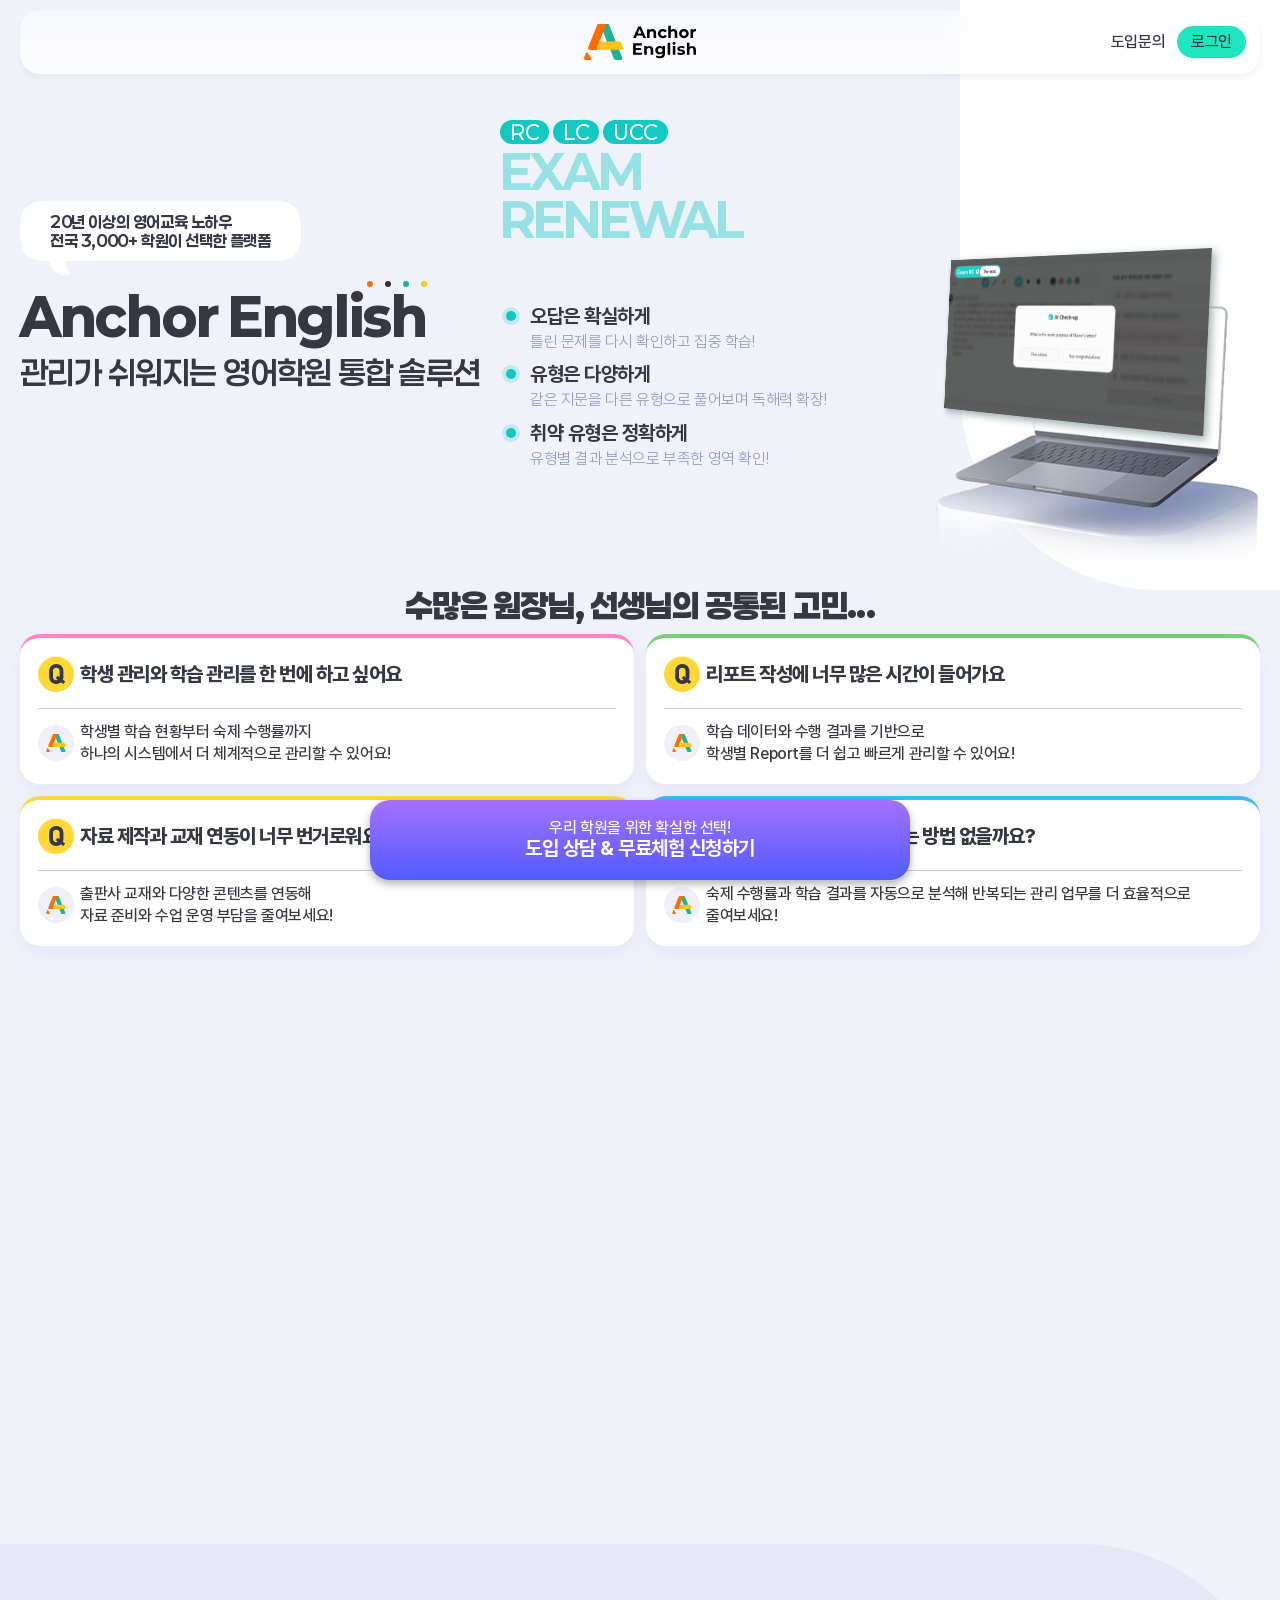
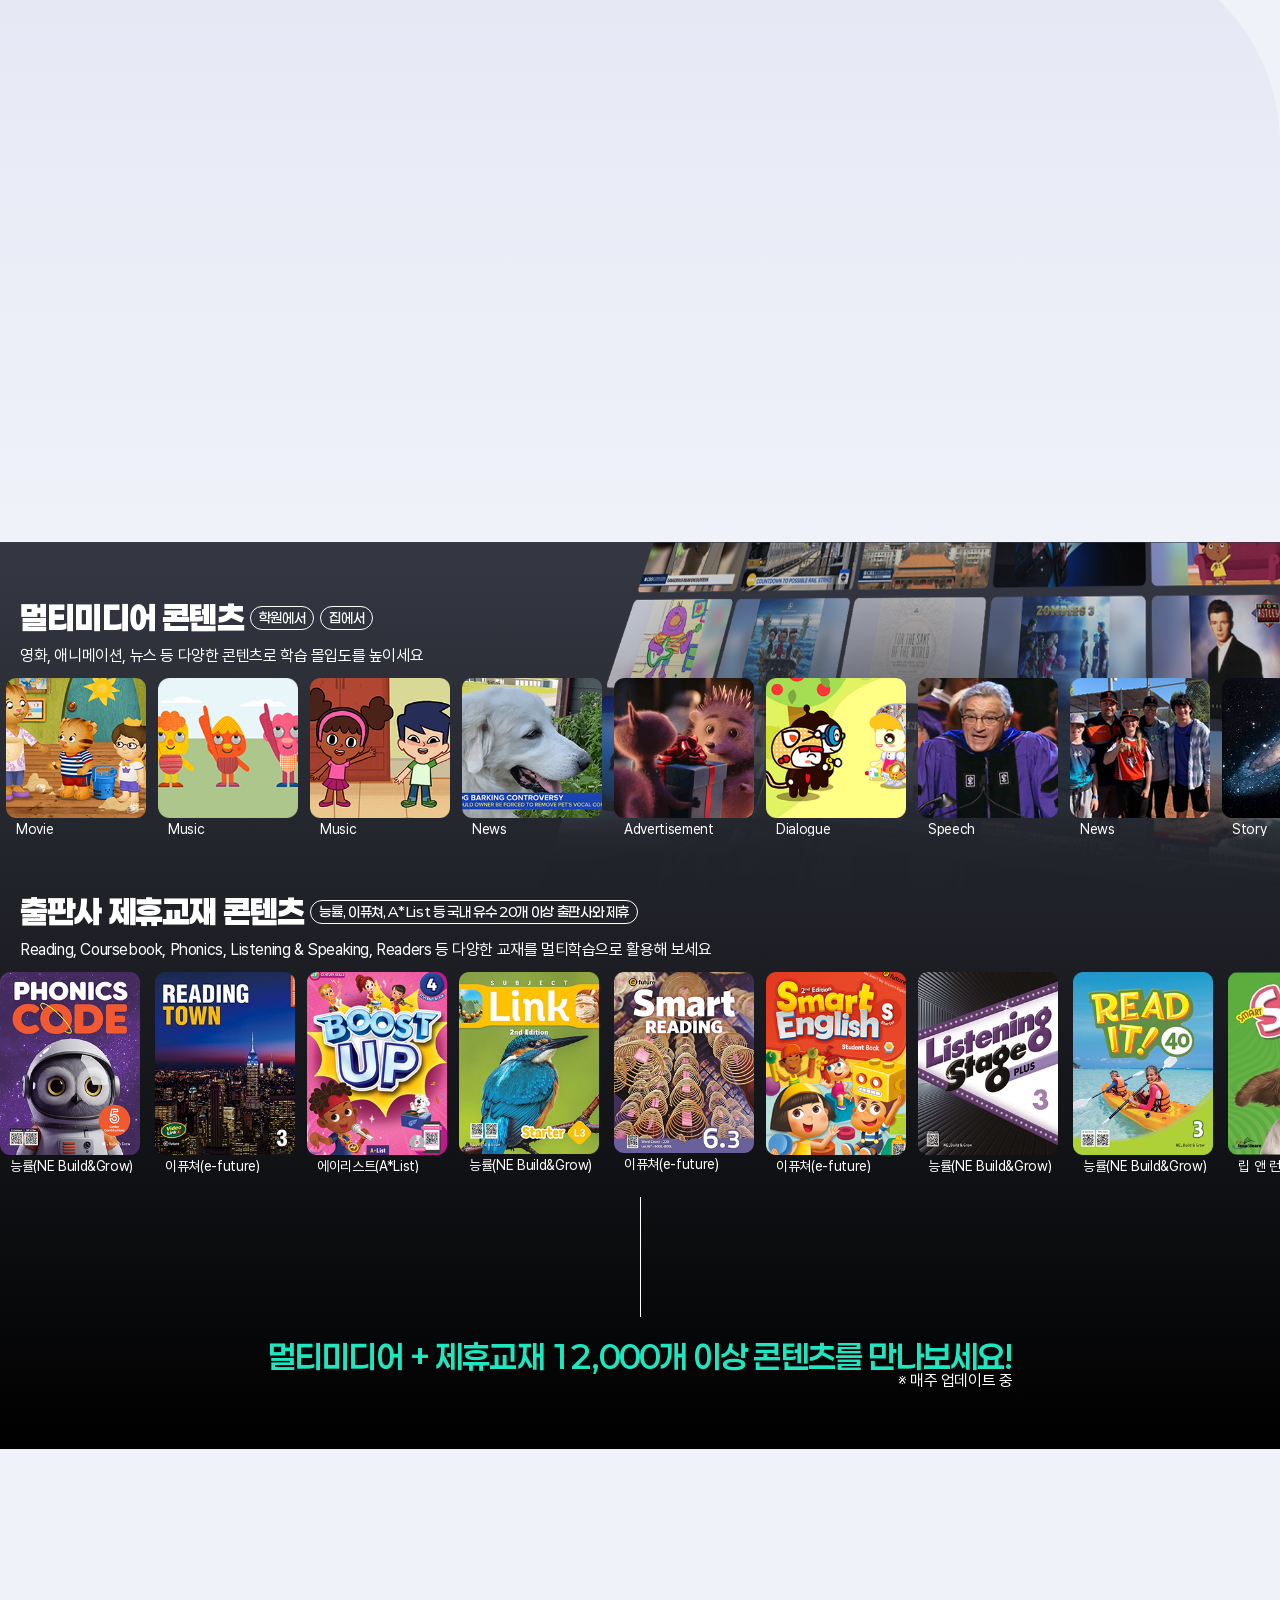
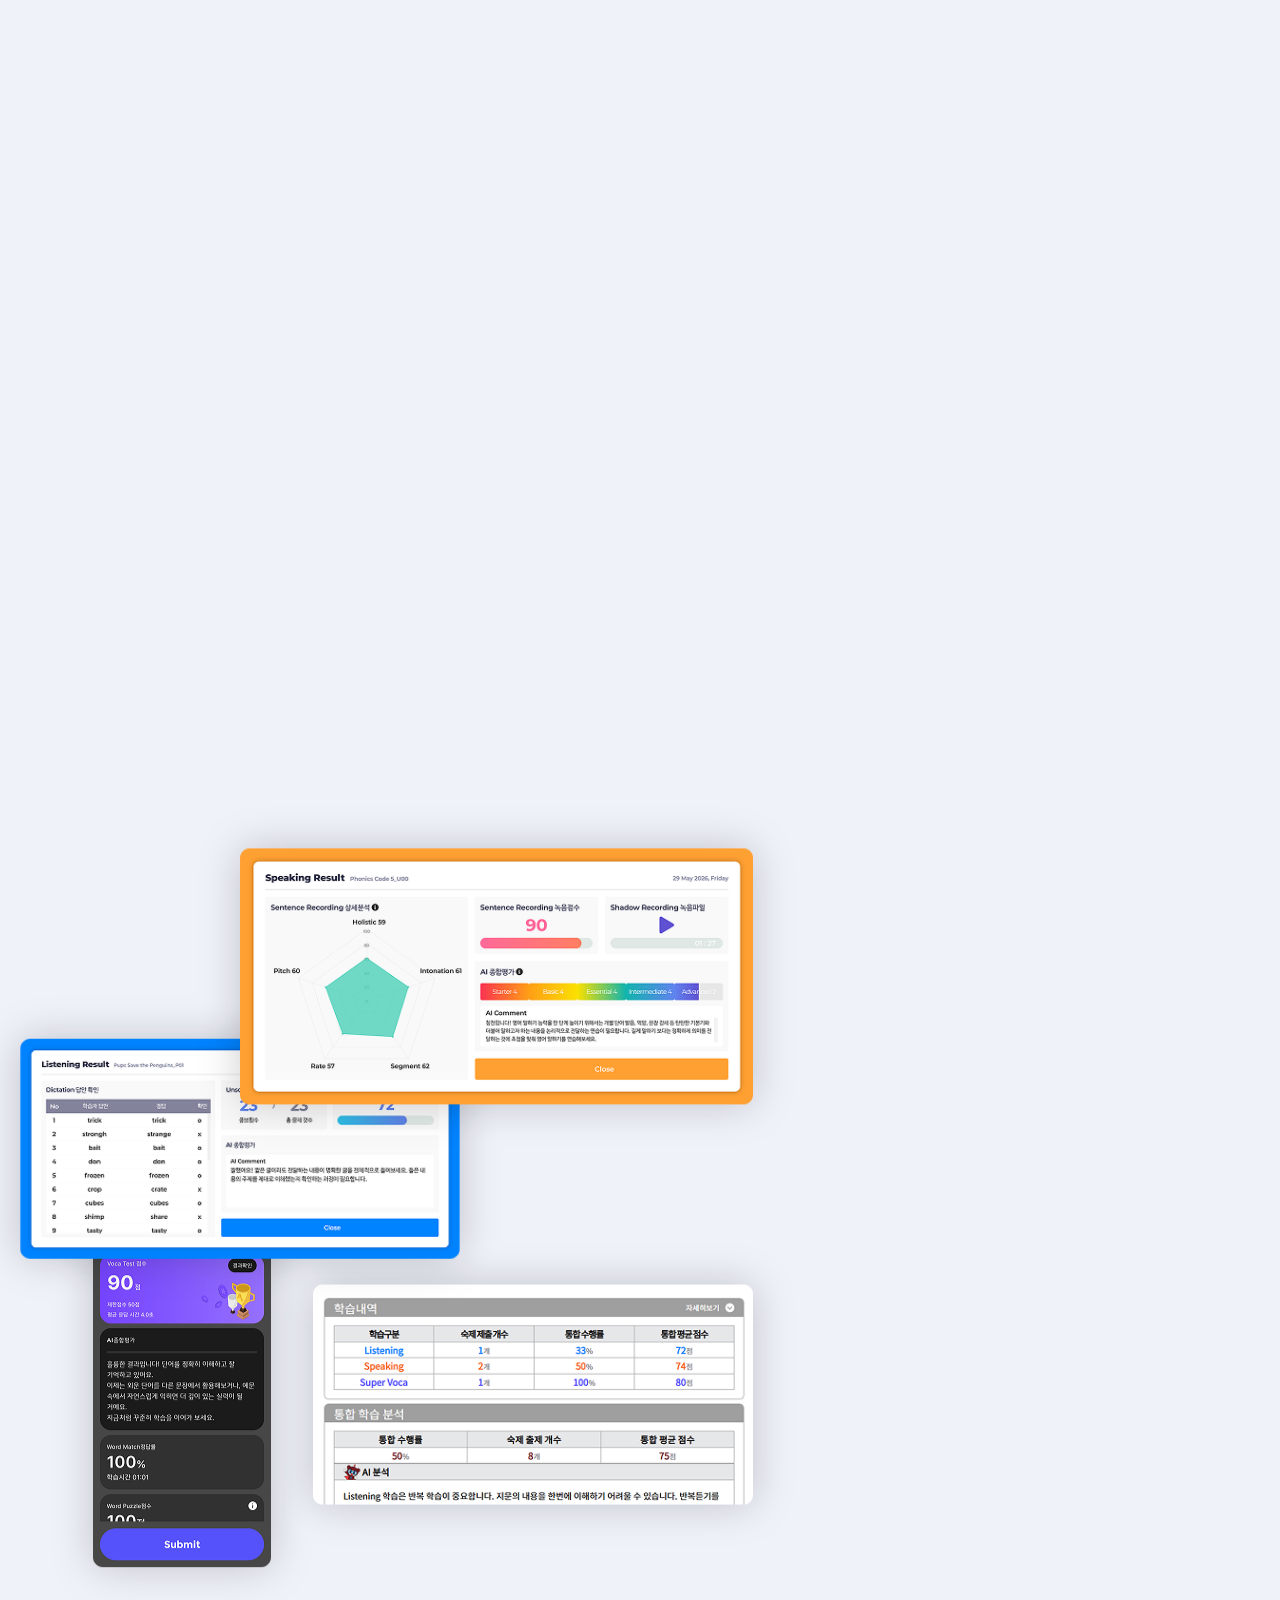
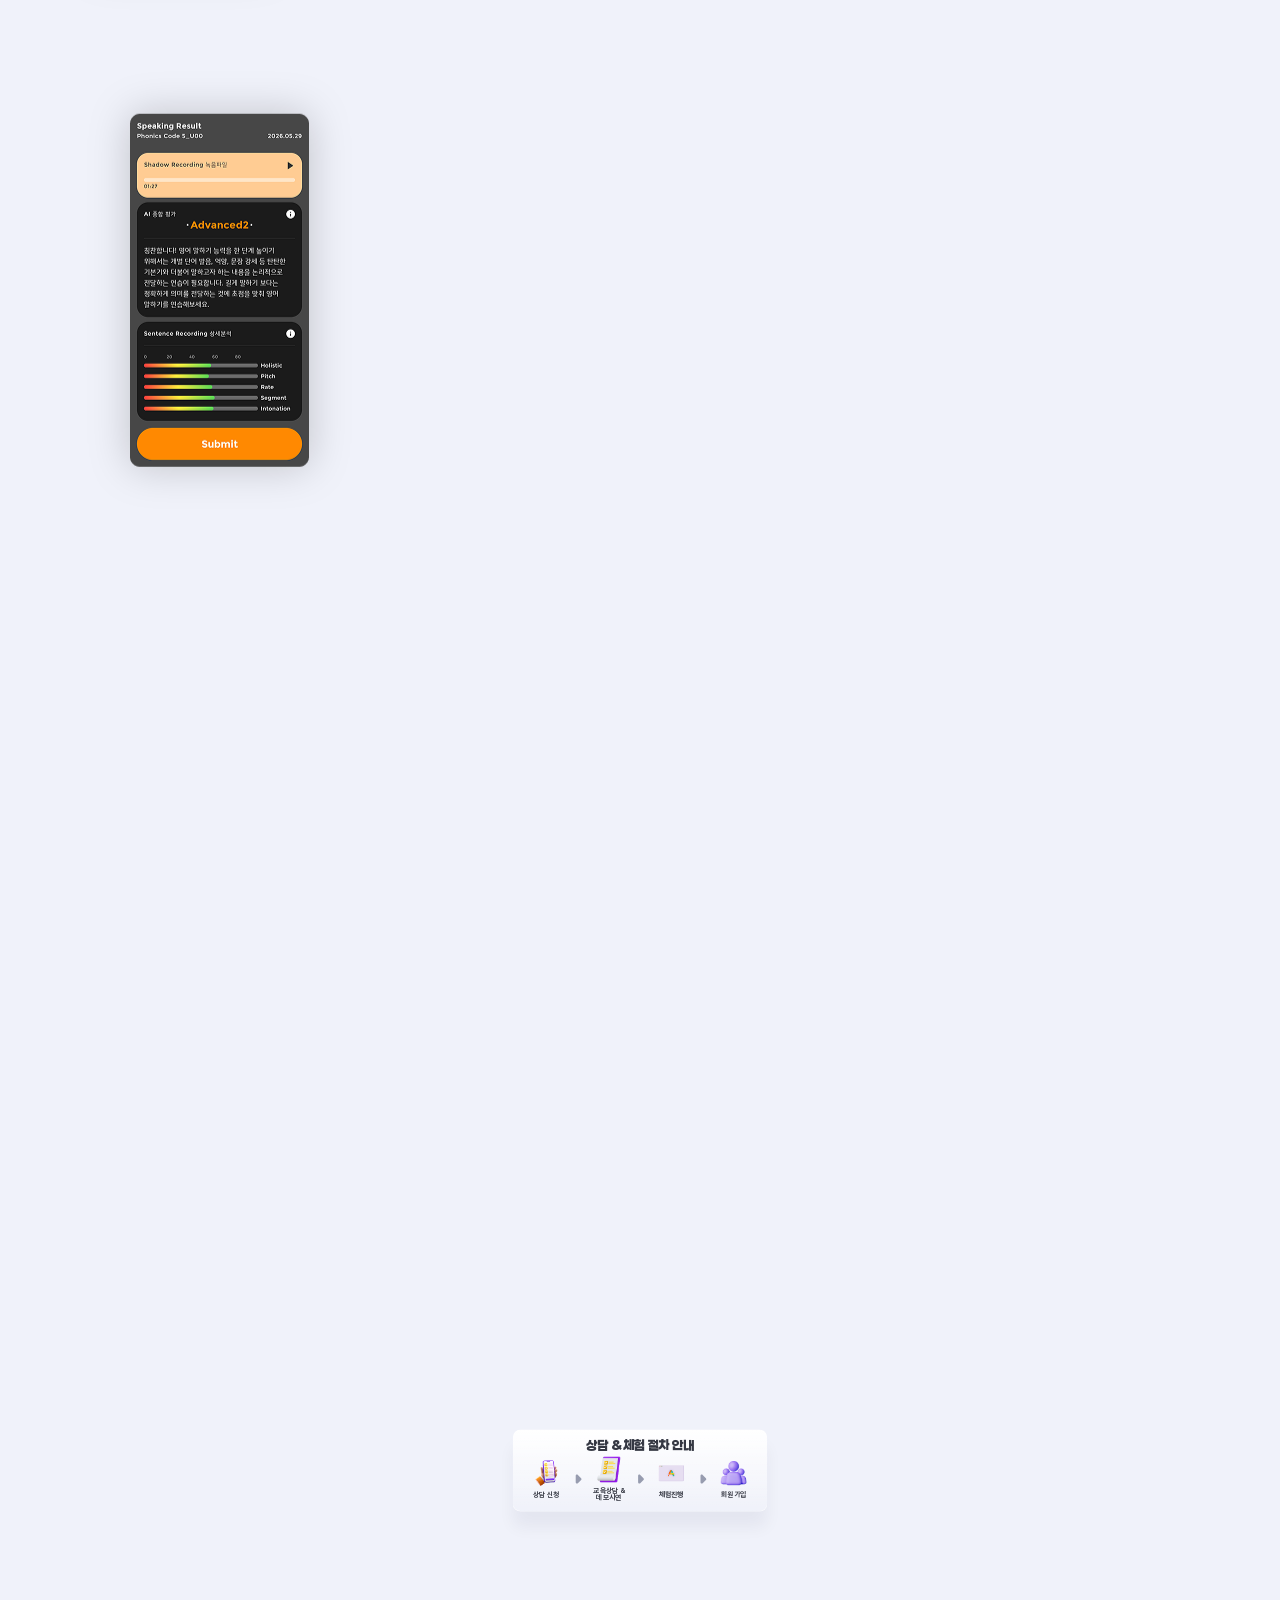
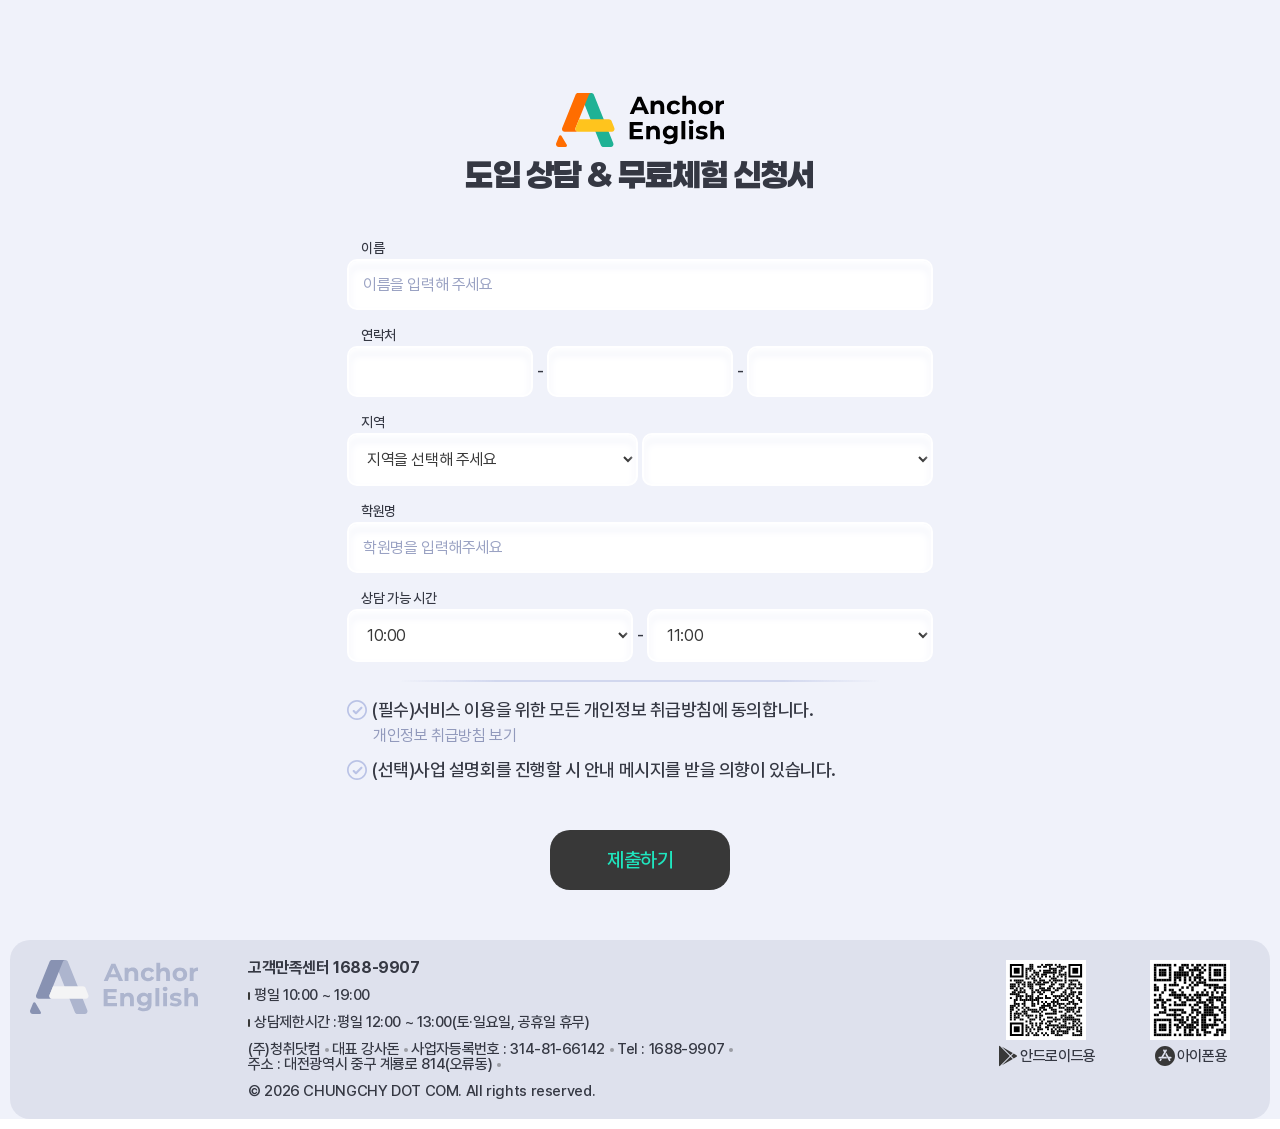
<file: index.html>
<!DOCTYPE html>
<html lang="ko">

<head>
  <meta charset="UTF-8">
  <meta name="viewport" content="width=device-width, initial-scale=1.0">
  <title>관리가 쉬워지는 영어학원 통합 솔루션! 앵커잉글리시</title>
  <meta name="description" content="원장님이 선택한 1등 영어 프로그램, 지금 무료로 경험해보세요.">
  <meta property="og:title" content="관리가 쉬워지는 영어학원 통합 솔루션! 앵커잉글리시">
  <meta property="og:description" content="원장님이 선택한 1등 영어 프로그램, 지금 무료로 경험해보세요.">
  <meta property="og:image" content="./public/resource/images/landing/meda-thumb.png">
  <meta property="og:image:width" content="1200">
  <meta property="og:image:height" content="630">
  <meta property="url" content="https://www.elsd.co.kr">
  <meta property="og:url" content="https://www.elsd.co.kr">
  <meta name="robots" content="index,follow">

  <link rel="canonical" href="https://www.anchorenglish.co.kr/landing/landing">
  <link rel="icon" href="./public/resource/images/common/favicon.ico" type="image/x-icon">
  <link rel="stylesheet" href="./public/resource/css/common/swiper.min.css">
  <link rel="stylesheet" href="./public/resource/css/common/landing_p.css">

  <script src="./public/resource/js/jquery-3.3.1.min.js"></script>
  <script src="./public/resource/js/swiper.min.js"></script>
  <script src="./public/resource/js/style.js"></script>
</head>

<body>
  <div class="wrap">
    <header>
      <h1>
        <a href="https://www.elsd.co.kr/member/login">
          <img loading="lazy" src="./public/resource/images/logo.svg" alt="앵커잉글리시">
        </a>
      </h1>
      <ul class="flex utill">
        <li>
          <a class="goBt" href="#application">
            <span>도입문의</span>
          </a>
        </li>
        <li>
          <a href="https://www.elsd.co.kr/member/login" class="flex">
            <span>로그인</span>
          </a>
        </li>
      </ul>
    </header>
    <section class="section section01 act">
      <div class="con">
        <div class="flex inner">
          <div>
            <div class="flex bubble">
              <img loading="lazy" src="./public/resource/images/landing/section01-bubbleSide.svg" alt="#">
              <span>20년 이상의 영어교육 노하우<br>전국 3,000+ 학원이 선택한 플랫폼</span>
              <img loading="lazy" src="./public/resource/images/landing/section01-bubbleSide.svg" alt="#">
            </div>
            <h2 class="title">
              <div>
                <div class="flex ball-wrap">
                  <span></span>
                  <span></span>
                  <span></span>
                  <span></span>
                </div>
                <p>Anchor English</p>
              </div>
              <p>관리가 쉬워지는 영어학원 통합 솔루션</p>
            </h2>
          </div>
          <div class="exam-wrap open">
            <div class="hero-exam-area">
              <div class="hero-exam">
                <div class="hero-exam-tags">
                  <span>RC</span>
                  <span>LC</span>
                  <span>UCC</span>
                </div>
                <p>EXAM<br>RENEWAL</p>
              </div>
            </div>
            <div class="img-wrap">
              <img src="./public/resource/images/landing/section01-examLaptop.png" alt="#">
              <div class="screen">
                <img src="./public/resource/images/landing/section01-examPage.gif" alt="#">
              </div>
            </div>
            <div class="text-wrap">
              <dl>
                <dt>오답은 확실하게</dt>
                <dd>틀린 문제를 다시 확인하고 집중 학습!</dd>
              </dl>
              <dl>
                <dt>유형은 다양하게</dt>
                <dd>같은 지문을 다른 유형으로 풀어보며 독해력 확장!</dd>
              </dl>
              <dl>
                <dt>취약 유형은 정확하게</dt>
                <dd>유형별 결과 분석으로 부족한 영역 확인!</dd>
              </dl>
            </div>
          </div>
          <!-- <div class="exam-wrap">
            <div class="hero-exam-area">
              <div class="hero-exam">
                <div class="hero-exam-tags">
                  <span>RC</span>
                  <span>LC</span>
                  <span>UCC</span>
                </div>
                <p>EXAM RENEWAL</p>
              </div>
            </div>
            <div class="hero-date-window" aria-hidden="true">
              <div class="hero-date-track">
                <div class="hero-date-strip">
                  <img src="./public/resource/images/landing/section01-date.png" alt="">
                  <img src="./public/resource/images/landing/section01-date.png" alt="">
                </div>
              </div>
            </div>
            <img class="hero-notebook" src="./public/resource/images/landing/section01-notebook.png"
              alt="잠금 화면이 표시된 노트북, COMING SOON">
          </div> -->
          <!-- <div class="img-wrap">
            <div class="rel">
              <img loading="lazy" class="abs" src="./public/resource/images/landing/section01-image01.png" alt="#">
              <img loading="lazy" src="./public/resource/images/landing/section01-image02.png" alt="#">
            </div>
            <div class="deco">
              <span>멀티미디어</span>
              <span>학급관리</span>
              <span>학습관리</span>
              <span class="pill-white">학원 콘텐츠</span>
              <span>숙제관리</span>
              <span class="pill-white">출판사 제휴교재</span>
              <span class="pill-white">성적표</span>
              <img loading="lazy" src="./public/resource/images/landing/section01-deco01.png" alt="#">
              <img loading="lazy" src="./public/resource/images/landing/section01-deco02.png" alt="#">
              <img loading="lazy" src="./public/resource/images/landing/section01-deco03.png" alt="#">
              <img loading="lazy" src="./public/resource/images/landing/section01-deco04.png" alt="#">
              <img loading="lazy" src="./public/resource/images/landing/section01-deco06.png" alt="#" class="bg-color">
              <img loading="lazy" src="./public/resource/images/landing/section01-deco07.png" alt="#">
            </div>
          </div> -->
        </div>
      </div>
    </section>
    <section class="section section02">
      <div class="con">
        <h3 class="title">
          <p>수많은 원장님, 선생님의 공통된 고민...</p>
        </h3>
        <ul class="flex">
          <li style="border-top: 4px solid #FF84C4">
            <div class="flex q">
              <img loading="lazy" src="./public/resource/images/landing/section02-q.svg" alt="#">
              <p>학생 관리와 학습 관리를 한 번에 하고 싶어요</p>
            </div>
            <div class="flex a">
              <img loading="lazy" src="./public/resource/images/landing/section02-a.svg" alt="#">
              <p>학생별 학습 현황부터 숙제 수행률까지<br> 하나의 시스템에서 더 체계적으로 관리할 수 있어요!</p>
            </div>
          </li>
          <li style="border-top: 4px solid #7ACE76">
            <div class="flex q">
              <img loading="lazy" src="./public/resource/images/landing/section02-q.svg" alt="#">
              <p>리포트 작성에 너무 많은 시간이 들어가요</p>
            </div>
            <div class="flex a">
              <img loading="lazy" src="./public/resource/images/landing/section02-a.svg" alt="#">
              <p>학습 데이터와 수행 결과를 기반으로<br> 학생별 Report를 더 쉽고 빠르게 관리할 수 있어요!</p>
            </div>
          </li>
          <li style="border-top: 4px solid #FFD736">
            <div class="flex q">
              <img loading="lazy" src="./public/resource/images/landing/section02-q.svg" alt="#">
              <p>자료 제작과 교재 연동이 너무 번거로워요</p>
            </div>
            <div class="flex a">
              <img loading="lazy" src="./public/resource/images/landing/section02-a.svg" alt="#">
              <p>출판사 교재와 다양한 콘텐츠를 연동해<br> 자료 준비와 수업 운영 부담을 줄여보세요!</p>
            </div>
          </li>
          <li style="border-top: 4px solid #36BCFF">
            <div class="flex q">
              <img loading="lazy" src="./public/resource/images/landing/section02-q.svg" alt="#">
              <p>성적 & 숙제 검사 알아서 되는 방법 없을까요?</p>
            </div>
            <div class="flex a">
              <img loading="lazy" src="./public/resource/images/landing/section02-a.svg" alt="#">
              <p>숙제 수행률과 학습 결과를 자동으로 분석해 반복되는 관리 업무를 더 효율적으로 줄여보세요!</p>
            </div>
          </li>
        </ul>
      </div>
    </section>
    <section class="section section03">
      <div class="con">
        <div class="flex pagination">
          <div class="swiper-button-next"></div>
          <ul>
            <li>
              <button type="button" class="btn btn-slide">
                <img loading="lazy" src="./public/resource/images/landing/section03-chara03.png" alt="#">
                <p>선생님</p>
              </button>
            </li>
            <li>
              <button type="button" class="btn btn-slide act">
                <img loading="lazy" src="./public/resource/images/landing/section03-chara01.png" alt="#">
                <p>원장님</p>
              </button>
            </li>
            <li>
              <button type="button" class="btn btn-slide">
                <img loading="lazy" src="./public/resource/images/landing/section03-chara02.png" alt="#">
                <p>학 생</p>
              </button>
            </li>
          </ul>
          <div class="swiper-button-prev"></div>
        </div>
        <div class="swiper mySwiper">
          <div class="swiper-wrapper">
            <div class="swiper-slide">
              <div class="flex">
                <div class="thumb">
                  <img loading="lazy" src="./public/resource/images/landing/section03-chara03.png" alt="#">
                  <p>선생님</p>
                </div>
                <div class="text">
                  <p class="title">숙제 준비 시간은 줄이고 <br>학생 집중도는 높였습니다.</p>
                  <ul>
                    <li>단 5분, 수업 후 클릭 몇번으로 숙제 내기</li>
                    <li>수업-숙제-레포트 All in One</li>
                    <li>매월 업데이트 되는 콘텐츠</li>
                    <li>학생들이 더 좋아하는 숙제 콘텐츠</li>
                  </ul>
                </div>
                <div class="abs">
                  <img loading="lazy" src="./public/resource/images/landing/section03-sliderImg03.svg" alt="#">
                </div>
              </div>
            </div>
            <div class="swiper-slide">
              <div class="flex">
                <div class="thumb">
                  <img loading="lazy" src="./public/resource/images/landing/section03-chara01.png" alt="#">
                  <p>원장님</p>
                </div>
                <div class="text">
                  <p class="title">좋은 시스템은 학원 운영을 <br>더 단단하게 만듭니다</p>
                  <ul>
                    <li>신규 강사 교육 시간 감소</li>
                    <li>꾸준한 업데이트</li>
                    <li>편리한 강사, 학생 관리</li>
                    <li>검증된 콘텐츠 &amp; 안정적인 플랫폼 제공</li>
                  </ul>
                </div>
                <div class="abs">
                  <img loading="lazy" src="./public/resource/images/landing/section03-sliderImg01.svg" alt="#">
                </div>
              </div>
            </div>
            <div class="swiper-slide">
              <div class="flex">
                <div class="thumb">
                  <img loading="lazy" src="./public/resource/images/landing/section03-chara02.png" alt="#">
                  <p>학 생</p>
                </div>
                <div class="text">
                  <p class="title">학습 습관까지 연결되는 구조 <br>학부모 만족도로 이어지는 학습 경험</p>
                  <ul>
                    <li>음성인식 기술로 말하기 실력 UP</li>
                    <li>블렌디드 러닝으로 학습효과 UP</li>
                    <li>쉽고, 재미있는 자기주도학습 자신감 UP</li>
                    <li>매일 꾸준히 완성하는 숙제&학습 습관</li>
                  </ul>
                </div>
                <div class="abs">
                  <img loading="lazy" src="./public/resource/images/landing/section03-sliderImg02.svg" alt="#">
                </div>
              </div>
            </div>
          </div>
          <div class="swiper-button-next"></div>
          <div class="swiper-button-prev"></div>
          <div class="swiper-pagination"></div>
        </div>
      </div>
    </section>
    <section class="section section04">
      <div class="con">
        <h3 class="title">
          <p>Anchor English 학습 서비스</p>
        </h3>
        <ul class="flex tab">
          <li>
            <button class="btn act">
              <span>Listening</span>
            </button>
          </li>
          <li>
            <button class="btn">
              <span>Speaking</span>
            </button>
          </li>
          <li>
            <button class="btn">
              <span>Voca</span>
            </button>
          </li>
          <li>
            <button class="btn">
              <span>Exam</span>
            </button>
          </li>
        </ul>
        <div class="tab-contents">
          <div class="flex tab-item act">
            <video controls src="./public/resource/images/landing/secetion04-listening.mp4"></video>
            <div class="text">
              <p style="color: #2F98FF">Listening Training</p>
              <dl>
                <dt>콘텐츠 구성</dt>
                <dd>
                  <ul class="flex">
                    <li>Pre Listening</li>
                    <li>Unscramble</li>
                    <li>Dictation</li>
                    <li>Check</li>
                  </ul>
                </dd>
              </dl>
            </div>
          </div>
          <div class="flex tab-item">
            <video controls src="./public/resource/images/landing/secetion04-speaking.mp4"></video>
            <div class="text">
              <p style="color: #FF782F">Speaking Training</p>
              <dl>
                <dt>콘텐츠 구성</dt>
                <dd>
                  <ul class="flex">
                    <li>Pre Listening</li>
                    <li>Sentence Recording</li>
                    <li>Shadow Recording</li>
                  </ul>
                </dd>
              </dl>
            </div>
          </div>
          <div class="flex tab-item">
            <video controls src="./public/resource/images/landing/secetion04-voca.mp4"></video>
            <div>
              <div class="text">
                <p style="color: #A15DFF">Super Voca</p>
                <dl>
                  <dt>콘텐츠 구성</dt>
                  <dd>
                    <ul class="flex">
                      <li>Review Test</li>
                      <li>Preview</li>
                      <li>Memory Flip</li>
                      <li>Word Match</li>
                      <li>Word Puzzle</li>
                      <li>Speaking Voca</li>
                      <li>Voca Test</li>
                      <li>Definition Test</li>
                    </ul>
                  </dd>
                </dl>
              </div>
              <div class="text">
                <p style="color: #A15DFF">VOCA</p>
                <dl>
                  <dt>콘텐츠 구성</dt>
                  <dd>
                    <ul class="flex">
                      <li>Word Presentation</li>
                      <li>Word Check</li>
                      <li>Word Typing</li>
                      <li>Word Test</li>
                      <li>Word Retyping</li>
                    </ul>
                  </dd>
                </dl>
              </div>
            </div>
          </div>
          <div class="flex tab-item">
            <video controls src="./public/resource/images/landing/secetion04-exam.mp4"></video>
            <div>
              <div class="text">
                <p style="color: #15D0C7">Exam LC</p>
                <dl>
                  <dt>콘텐츠 구성</dt>
                  <dd>
                    <ul class="flex">
                      <li>Listening Test</li>
                      <li>Dictation</li>
                      <li>Check</li>
                    </ul>
                  </dd>
                </dl>
              </div>
              <div class="text">
                <p style="color: #15D0C7">Exam RC</p>
                <dl>
                  <dt>콘텐츠 구성</dt>
                  <dd>
                    <ul class="flex">
                      <li>Main Test</li>
                      <li>Re-test</li>
                      <li>Passage Practice</li>
                      <li>Type Practice</li>
                    </ul>
                  </dd>
                </dl>
              </div>
              <div class="text">
                <p style="color: #15D0C7">Exam UCC</p>
                <dl>
                  <dt>콘텐츠 구성</dt>
                  <dd>
                    <ul class="flex">
                      <li>Reading Test</li>
                    </ul>
                  </dd>
                </dl>
              </div>
            </div>
          </div>
        </div>
      </div>
    </section>
    <section class="section section05">
      <div>
        <div class="con">
          <h3 class="title flex">
            <p>멀티미디어 콘텐츠</p>
            <div class="flex caption">
              <span>학원에서</span>
              <span>집에서</span>
            </div>
          </h3>
          <p class="alert">영화, 애니메이션, 뉴스 등 다양한 콘텐츠로 학습 몰입도를 높이세요</p>
        </div>
        <div class="rolling-wrap">
          <div class="inner">
            <div class="item">
              <img loading="lazy" src="./public/resource/images/landing/section05-slide-01-01.png" alt="#">
              <p>Movie</p>
            </div>
            <div class="item">
              <img loading="lazy" src="./public/resource/images/landing/section05-slide-01-02.png" alt="#">
              <p>Music</p>
            </div>
            <div class="item">
              <img loading="lazy" src="./public/resource/images/landing/section05-slide-01-03.png" alt="#">
              <p>Music</p>
            </div>
            <div class="item">
              <img loading="lazy" src="./public/resource/images/landing/section05-slide-01-04.png" alt="#">
              <p>News</p>
            </div>
            <div class="item">
              <img loading="lazy" src="./public/resource/images/landing/section05-slide-01-05.png" alt="#">
              <p>Advertisement</p>
            </div>
            <div class="item">
              <img loading="lazy" src="./public/resource/images/landing/section05-slide-01-06.png" alt="#">
              <p>Dialogue</p>
            </div>
            <div class="item">
              <img loading="lazy" src="./public/resource/images/landing/section05-slide-01-07.png" alt="#">
              <p>Speech</p>
            </div>
            <div class="item">
              <img loading="lazy" src="./public/resource/images/landing/section05-slide-01-08.png" alt="#">
              <p>News</p>
            </div>
            <div class="item">
              <img loading="lazy" src="./public/resource/images/landing/section05-slide-01-09.png" alt="#">
              <p>Story</p>
            </div>
            <div class="item">
              <img loading="lazy" src="./public/resource/images/landing/section05-slide-01-10.png" alt="#">
              <p>Animation</p>
            </div>
          </div>
        </div>
      </div>
      <div>
        <div class="con">
          <h3 class="title flex">
            <p>출판사 제휴교재 콘텐츠</p>
            <div class="flex caption">
              <span>능률, 이퓨쳐, A*List 등 국내 유수 20개 이상 출판사와 제휴</span>
            </div>
          </h3>
          <p class="alert">Reading, Coursebook, Phonics, Listening & Speaking, Readers 등 다양한 교재를 멀티학습으로 활용해
            보세요
          </p>
        </div>
        <div class="rolling-wrap">
          <div class="inner">
            <div class="item">
              <img loading="lazy" src="./public/resource/images/landing/section05-slide-02-01.png" alt="#">
              <p>능률(NE Build&Grow)</p>
            </div>
            <div class="item">
              <img loading="lazy" src="./public/resource/images/landing/section05-slide-02-02.png" alt="#">
              <p>이퓨쳐(e-future)</p>
            </div>
            <div class="item">
              <img loading="lazy" src="./public/resource/images/landing/section05-slide-02-03.png" alt="#">
              <p>에이리스트(A*List)</p>
            </div>
            <div class="item">
              <img loading="lazy" src="./public/resource/images/landing/section05-slide-02-04.png" alt="#">
              <p>능률(NE Build&Grow)</p>
            </div>
            <div class="item">
              <img loading="lazy" src="./public/resource/images/landing/section05-slide-02-05.png" alt="#">
              <p>이퓨쳐(e-future)</p>
            </div>
            <div class="item">
              <img loading="lazy" src="./public/resource/images/landing/section05-slide-02-06.png" alt="#">
              <p>이퓨쳐(e-future)</p>
            </div>
            <div class="item">
              <img loading="lazy" src="./public/resource/images/landing/section05-slide-02-07.png" alt="#">
              <p>능률(NE Build&Grow)</p>
            </div>
            <div class="item">
              <img loading="lazy" src="./public/resource/images/landing/section05-slide-02-08.png" alt="#">
              <p>능률(NE Build&Grow)</p>
            </div>
            <div class="item">
              <img loading="lazy" src="./public/resource/images/landing/section05-slide-02-09.png" alt="#">
              <p>립 앤 런</p>
            </div>
            <div class="item">
              <img loading="lazy" src="./public/resource/images/landing/section05-slide-02-10.png" alt="#">
              <p>러닝터틀</p>
            </div>
            <div class="item">
              <img loading="lazy" src="./public/resource/images/landing/section05-slide-02-11.png" alt="#">
              <p>맥밀란</p>
            </div>
          </div>
        </div>
      </div>
      <div class="con">
        <p>멀티미디어 + 제휴교재 12,000개 이상 콘텐츠를 만나보세요!
          <span>※ 매주 업데이트 중</span>
        </p>
      </div>
    </section>
    <section class="section section06">
      <div class="con">
        <h3 class="title">
          <p>우리 학원만의 콘텐츠를 추가해<br>더 자유로운 학습 환경을 만들어보세요</p>
        </h3>
        <ul class="flex">
          <li>
            <div class="thumb">
              <img loading="lazy" src="./public/resource/images/landing/section06-list01.png" alt="#">
            </div>
            <div class="text">
              <span class="tag">My Contents</span>
              <ul>
                <li>제휴교재 및 Voca 단어장 활용 및 리뷰테스트 인쇄 가능</li>
                <li>우리 학원 단어장 등록 후 활용</li>
                <li>Writing 콘텐츠 등록 및 관리</li>
                <li>Exam 문제 & 정답지 추가 활용</li>
              </ul>
            </div>
          </li>
          <li>
            <div class="thumb">
              <img loading="lazy" src="./public/resource/images/landing/section06-list02.png" alt="#">
            </div>
            <div class="text">
              <span class="tag">Homework</span>
              <ul>
                <li>자료 업로드, 숙제 내용 공지, 음성 녹음 가능<br><sup>(영작, 독해숙제, 학원강의로도 활용가능)</sup></li>
                <li>워드 & 한글 파일 시험지 업로드 후 활용 가능</li>
                <li>Topic 설정 후 에세이 & 스피킹 녹음 가능</li>
              </ul>
            </div>
          </li>
          <li>
            <div class="thumb">
              <img loading="lazy" src="./public/resource/images/landing/section06-list03.png" alt="#">
            </div>
            <div class="text">
              <span class="tag">UCC Editor</span>
              <ul>
                <li>UCC 콘텐츠 생성 및 관리 가능</li>
                <li>숙제 출제 가능<br><sup>(앵커플레이어에서는 수업으로도 활용할 수 있어요!)</sup></li>
                <li>자동 싱크 기능 지원</li>
              </ul>
            </div>
          </li>
        </ul>
      </div>
    </section>
    <section class="section section07">
      <div class="con">
        <div class="flex">
          <h3 class="title">
            <p>효과적인 숙제 관리로 체계적인 교육과 운영이 가능해요</p>
          </h3>
          <img loading="lazy" src="./public/resource/images/landing/section07.gif" alt="#">
        </div>
      </div>
    </section>
    <section class="section section08">
      <div class="con">
        <div class="flex">
          <h3 class="title">
            <p>실시간 학습 데이터와 자동 리포트로 체계적인 원생 관리를 시작하세요</p>
          </h3>
          <div class="img-wrap">
            <img loading="lazy" data-speed="1.1" src="./public/resource/images/landing/section08-img01.png"
              alt="앵커잉글리시 스피킹학습">
            <img loading="lazy" data-speed="1.2" src="./public/resource/images/landing/section08-img02.png"
              alt="앵커잉글리시 리스닝학습">
            <img loading="lazy" data-speed="1.4" src="./public/resource/images/landing/section08-img03.png"
              alt="앵커잉글리시 리스닝학습">
            <img loading="lazy" data-speed="1.2" src="./public/resource/images/landing/section08-img04.png"
              alt="앵커잉글리시 리스닝학습">
            <img loading="lazy" data-speed="1.3" src="./public/resource/images/landing/section08-img05.png"
              alt="앵커잉글리시 리스닝학습">
          </div>
        </div>
      </div>
    </section>
    <section class="section section09">
      <div class="con">
        <div class="grid">
          <h3 class="title">
            <span class="caption">프랜차이즈 어학원부터 교습소, 공부방</span>
            <p>규모와 형태에 관계없이 앵커잉글리시를 사용하고 있습니다</p>
          </h3>
          <ul class="step-list">
            <li>
              <div class="thumb">
                <img loading="lazy" src="./public/resource/images/landing/section09-step01.png" alt="스텝1">
              </div>
              <p>전국 3,000+ 학원</p>
            </li>
            <li>
              <div class="thumb">
                <img loading="lazy" src="./public/resource/images/landing/section09-step02.png" alt="스텝2">
              </div>
              <p>20년 이상의 안정적인 서비스</p>
            </li>
            <li>
              <div class="thumb">
                <img loading="lazy" src="./public/resource/images/landing/section09-step03.png" alt="스텝3">
              </div>
              <p>영어학원 통합 학습 관리 시스템</p>
            </li>
          </ul>
          <div class="img-wrap">
            <img loading="lazy" src="./public/resource/images/landing/section09-piece01.png" alt="#">
            <img loading="lazy" src="./public/resource/images/landing/section09-piece02.png" alt="#">
            <img loading="lazy" src="./public/resource/images/landing/section09-piece03.png" alt="#">
            <img loading="lazy" src="./public/resource/images/landing/section09-piece04.png" alt="#">
            <img loading="lazy" src="./public/resource/images/landing/section09-piece05.png" alt="#">
            <img loading="lazy" src="./public/resource/images/landing/section09-piece06.png" alt="#">
            <img loading="lazy" src="./public/resource/images/landing/section09-piece07.png" alt="#">
            <img loading="lazy" src="./public/resource/images/landing/section09-piece08.png" alt="#">
            <img loading="lazy" src="./public/resource/images/landing/section09-piece09.png" alt="#">
            <img loading="lazy" src="./public/resource/images/landing/section09-pin.png" alt="#">
          </div>
        </div>
      </div>
    </section>
    <section class="section section10">
      <div class="con">
        <h3 class="title">
          <p>상담 & 체험 절차 안내</p>
        </h3>
        <ul class="flex">
          <li>
            <img loading="lazy" src="./public/resource/images/landing/section10-step01.png" alt="step1">
            <p>상담 신청</p>
          </li>
          <li>
            <img loading="lazy" src="./public/resource/images/landing/icn-arrow.svg" alt="#">
          </li>
          <li>
            <img loading="lazy" src="./public/resource/images/landing/section10-step02.png" alt="step2">
            <p>교육상담 & 데모시연</p>
          </li>
          <li>
            <img loading="lazy" src="./public/resource/images/landing/icn-arrow.svg" alt="#">
          </li>
          <li>
            <img loading="lazy" src="./public/resource/images/landing/section10-step03.png" alt="step3">
            <p>체험진행</p>
          </li>
          <li>
            <img loading="lazy" src="./public/resource/images/landing/icn-arrow.svg" alt="#">
          </li>
          <li>
            <img loading="lazy" src="./public/resource/images/landing/section10-step04.png" alt="step4">
            <p>회원가입</p>
          </li>
        </ul>
      </div>
    </section>
    <section id="application" class="section section11">
      <div class="con">
        <img loading="lazy" src="./public/resource/images/logo.svg" alt="앵커잉글리시">
        <h3 class="title">
          <p>도입 상담 & 무료체험 신청서</p>
        </h3>
        <form action="">
          <label for="name" class="name">
            <p class="info">이름</p>
            <input type="text" id="name" name="name" placeholder="이름을 입력해 주세요" spellcheck="false" maxlength="20">
          </label>
          <label for="tel" class="tel">
            <p class="info">연락처</p>
            <div class="flex">
              <input type="text" name="tel" id="tel1" spellcheck="false" maxlength="3"><span class="hyphen">-</span>
              <input type="text" name="tel" id="tel2" spellcheck="false" maxlength="4"><span class="hyphen">-</span>
              <input type="text" name="tel" id="tel3" spellcheck="false" maxlength="4">
            </div>
          </label>
          <label for="text" class="text">
            <p class="info">지역</p>
            <div class="flex">
              <select name="" class="area do">
                <option value="none" selected="" disabled="" hidden="">지역을 선택해 주세요</option>
                <option value="seoul">서울특별시</option>
                <option value="gwangju">광주광역시</option>
                <option value="daejeon">대전광역시</option>
                <option value="daegu">대구광역시</option>
                <option value="busan">부산광역시</option>
                <option value="sejong">세종특별자치시</option>
                <option value="jeju">제주특별자치도</option>
                <option value="ulsan">울산광역시</option>
                <option value="incheon">인천광역시</option>
                <option value="gangwon">강원도</option>
                <option value="gyeonggi">경기도</option>
                <option value="gyeongnam">경상남도</option>
                <option value="gyeongbuk">경상북도</option>
                <option value="jeonnam">전라남도</option>
                <option value="jeonbuk">전라북도</option>
                <option value="chungnam">충청남도</option>
                <option value="chungbuk">충청북도</option>
              </select>
              <select name="" class="area city act">
              </select>
            </div>
          </label>
          <label for="text" class="text">
            <p class="info">학원명</p>
            <input type="text" name="schoolName" placeholder="학원명을 입력해주세요" spellcheck="false" maxlength="50">
          </label>
          <label for="text" class="text">
            <p class="info">상담 가능 시간</p>
            <div class="flex">
              <select name="consultTimeS" class="time">
                <option value="10:00">10:00</option>
                <option value="11:00">11:00</option>
                <option value="13:00">13:00</option>
                <option value="14:00">14:00</option>
                <option value="15:00">15:00</option>
                <option value="16:00">16:00</option>
                <option value="17:00">17:00</option>
              </select>
              <span>-</span>
              <select name="consultTimeE" class="time">
                <option value="11:00">11:00</option>
                <option value="12:00">12:00</option>
                <option value="14:00">14:00</option>
                <option value="15:00">15:00</option>
                <option value="16:00">16:00</option>
                <option value="17:00">17:00</option>
                <option value="18:00">18:00</option>
              </select>

            </div>
          </label>
          <div class="checkBox-wrap">
            <label for="privacyAgree" class="check_box">
              <input type="checkbox" name="checkbox" id="privacyAgree">
              <div class="checkbox-img-wrap">
                <img loading="lazy" src="./public/resource/images/landing/icn-check.svg" alt="체크하기">
                <img loading="lazy" src="./public/resource/images/landing/icn-check+act.svg" alt="체크 해제하기">
              </div>
              <p class="info">(필수)서비스 이용을 위한 모든 개인정보 취급방침에 동의합니다.</p>
            </label>
            <button type="button" class="show_popUp">개인정보 취급방침 보기</button>
            <label for="marketingMsg" class="check_box">
              <input type="checkbox" name="checkbox" id="marketingMsg">
              <div class="checkbox-img-wrap">
                <img loading="lazy" src="./public/resource/images/landing/icn-check.svg" alt="체크하기">
                <img loading="lazy" src="./public/resource/images/landing/icn-check+act.svg" alt="체크 해제하기">
              </div>
              <p class="info">(선택)사업 설명회를 진행할 시 안내 메시지를 받을 의향이 있습니다.</p>
            </label>

          </div>
          <a href="./complete.html" class="save_application_wrap section_tit" id="submit">제출하기</a>
        </form>
      </div>
    </section>
    <footer>
      <div class="con">
        <div class="flex foo-info">
          <div class="thumb">
            <img loading="lazy" src="./public/resource/images/landing/logo-gray.svg" alt="앵커잉글리시">
          </div>
          <div class="text">
            <h4><b>고객만족센터 1688-9907</b></h4>
            <p>평일 10:00 ~ 19:00</p>
            <p>상담제한시간 :평일 12:00 ~ 13:00(토·일요일, 공휴일 휴무)</p>
            <ul class="flex">
              <li>(주)청취닷컴</li>
              <li>대표 강사돈</li>
              <li>사업자등록번호 : 314-81-66142</li>
              <li>Tel : 1688-9907</li>
              <li>주소 : 대전광역시 중구 계룡로 814(오류동)</li>
            </ul>
            <p class="copy">© 2026 CHUNGCHY DOT COM. All rights reserved.</p>
          </div>
          <ul class="flex qr-wrap">
            <li>
              <a href="https://play.google.com/store/apps/details?id=com.chungchy.anchorenglish">
                <img loading="lazy" src="./public/resource/images/landing/qr-playStore.svg" alt="플레이스토어 qr코드">
                <div class="flex">
                  <img loading="lazy" src="./public/resource/images/landing/icn-playStore.svg" alt="#">
                  <p>안드로이드용</p>
                </div>
              </a>
            </li>
            <li>
              <a
                href="https://apps.apple.com/kr/app/%EC%95%B5%EC%BB%A4%EC%9E%89%EA%B8%80%EB%A6%AC%EC%8B%9C/id1540226317">
                <img loading="lazy" src="./public/resource/images/landing/qr-appStore.svg" alt="앱스토어 qr코드">
                <div class="flex">
                  <img loading="lazy" src="./public/resource/images/landing/icn-appStore.svg" alt="#">
                  <p>아이폰용</p>
                </div>
              </a>
            </li>
          </ul>
        </div>
      </div>
    </footer>
    <div class="dimmed">
      <div class="popup terms">
        <button class="btn">
          <img loading="lazy" src="./public/resource/images/landing/icn-close.svg" alt="팝업 닫기">
        </button>
        <h3 class="title">
          <p>개인정보 수집/이용동의</p>
        </h3>
        <div class="text">
          <p>
            <(주)청취닷컴>('https://www.elsd.co.kr'이하 '앵커잉글리시')는 개인정보보호법에 따라 이용자의 개인정보 보호 및 권익을 보호하고 개인정보와 관련한
              이용자의 고충을 원활하게 처리할 수 있도록 다음과 같은 처리방침을 두고 있습니다.
              <(주)청취닷컴>('앵커잉글리시')는 회사는 개인정보처리방침을 개정하는 경우 웹사이트 공지사항(또는 개별공지)을 통하여 공지할 것입니다.

                1. 개인정보의 처리 목적 개인정보를 다음의 목적을 위해 처리합니다. 처리한 개인정보는 다음의 목적 이외의 용도로는 사용되지 않으며 이용 목적이 변경될 시에는
                사전동의를 구할 예정입니다. ① 홈페이지 회원가입 및 관리 회원 가입의사 확인, 회원제 서비스 제공에 따른 본인 식별·인증, 회원자격 유지·관리, 제한적
                본인확인제 시행에 따른 본인확인, 서비스 부정이용 방지, 미성년자 개인정보 수집 시 법정대리인 동의 여부 확인, 각종 고지·통지, 고충처리, 분쟁 조정을 위한
                기록 보존 등을 목적으로 개인정보를 처리합니다. ② 민원사무 처리 민원인의 신원 확인, 민원사항 확인, 사실조사를 위한 연락·통지, 처리결과 통보 등을
                목적으로 개인정보를 처리합니다. ③ 재화 또는 서비스 제공 물품배송, 서비스 제공, 콘텐츠 제공, 맞춤 서비스 제공, 본인인증, 연령인증, 요금결제·정산,
                채권추심 등을 목적으로 개인정보를 처리합니다. ④ 마케팅 및 광고에의 활용 신규 서비스(제품) 개발 및 맞춤 서비스 제공, 이벤트 및 광고성 정보 제공 및
                참여기회 제공, 인구통계학적 특성에 따른 서비스 제공 및 광고 게재, 서비스의 유효성 확인, 접속빈도 파악 또는 회원의 서비스 이용에 대한 통계 등을 목적으로
                개인정보를 처리합니다. 2. 개인정보 취급 현황 ① 개인정보 항목 : 이메일, 휴대전화번호, 비밀번호, 로그인ID, 성별, 생년월일, 이름, 서비스 이용
                기록, 접속 로그, 쿠키, 접속 IP 정보, 결제기록, 법정대리인 이름, 법정대리인 휴대전화번호 ② 수집방법 : 홈페이지 ③ 보유근거 : 개인정보보호법 ④
                관련법령 : 신용정보의 수집/처리 및 이용 등에 관한 기록 : 3년, 소비자의 불만 또는 분쟁처리에 관한 기록 : 3년, 대금결제 및 재화 등의 공급에 관한
                기록 : 5년, 계약 또는 청약철회 등에 관한 기록 : 5년 3. 개인정보의 처리 및 보유 기간 ① <(주)청취닷컴>('앵커잉글리시')는 법령에 따른 개인정보
                  보유·이용기간 또는 정보주체로부터 개인정보를 수집시에 동의 받은 개인정보 보유, 이용기간 내에서 개인정보를 처리, 보유합니다. ② 각각의 개인정보 처리
                  및 보유 기간은 다음과 같습니다. -보유근거 : 개인정보보호법 -보유기간 : 1) 신용정보의 수집/처리 및 이용 등에 관한 기록 : 3년 2) 소비자의
                  불만 또는 분쟁처리에 관한 기록 : 3년 3) 대금결제 및 재화 등의 공급에 관한 기록 : 5년 4) 계약 또는 청약철회 등에 관한 기록 : 5년
                  -예외사유 : 원할한 서비스 제공을 위해 회원 탈퇴 시까지 보유 할 수 있음 4. 정보주체와 법정대리인의 권리·의무 및 행사 방법 ① 정보주체는 회사에
                  대해 언제든지 개인정보 열람, 정정, 삭제, 처리정지 요구 등의 권리를 행사할 수 있습니다. ② 제1항에 따른 권리 행사는 회사에 대해 개인정보 보호법
                  시행령 제41조 제1항에 따라 서면, 전자우편, 모사전송 등을 통하여 하실 수 있으며 회사는 이에 대해 지체 없이 조치하겠습니다. ③ 제1항에 따른
                  권리 행사는 정보주체의 법정대리인이나 위임을 받은 자 등 대리인을 통하여 하실 수 있습니다. 이 경우 개인정보 보호법 시행규칙 별지 제11호 서식에
                  따른 위임장을 제출하셔야 합니다. ④ 개인정보 열람 및 처리정지 요구는 개인정보보호법 제35조 제5항, 제37조 제2항에 의하여 정보주체의 권리가 제한
                  될 수 있습니다. ⑤ 개인정보의 정정 및 삭제 요구는 다른 법령에서 그 개인정보가 수집 대상으로 명시되어 있는 경우에는 그 삭제를 요구할 수 없습니다.
                  ⑥ 회사는 정보주체 권리에 따른 열람의 요구, 정정·삭제의 요구, 처리정지의 요구 시 열람 등 요구를 한 자가 본인이거나 정당한 대리인인지를
                  확인합니다. 5. 개인정보 파기 <(주)청취닷컴>('앵커잉글리시')는 원칙적으로 개인정보 처리목적이 달성된 경우에는 지체없이 해당 개인정보를
                    파기합니다. 파기의 절차, 기한 및 방법은 다음과 같습니다. ① 파기절차 이용자가 입력한 정보는 목적 달성 후 별도의 DB에 옮겨져(종이의 경우
                    별도의 서류) 내부 방침 및 기타 관련 법령에 따라 일정기간 저장된 후 혹은 즉시 파기됩니다. 이 때, DB로 옮겨진 개인정보는 법률에 의한
                    경우가 아니고서는 다른 목적으로 이용되지 않습니다. ② 파기기한 이용자의 개인정보는 개인정보의 보유기간이 경과된 경우에는 보유기간의 종료일로부터
                    5일 이내에, 개인정보의 처리 목적 달성, 해당 서비스의 폐지, 사업의 종료 등 그 개인정보가 불필요하게 되었을 때에는 개인정보의 처리가
                    불필요한 것으로 인정되는 날로부터 5일 이내에 그 개인정보를 파기합니다. 6. 개인정보 보호책임자 ① <(주)청취닷컴>('앵커잉글리시')는
                      개인정보 처리에 관한 업무를 총괄해서 책임지고, 개인정보 처리와 관련한 정보주체의 불만처리 및 피해구제 등을 위하여 아래와 같이 개인정보
                      보호책임자를 지정하고 있습니다. ▶ 개인정보 보호책임자 성명 : 윤보라 직책 : 파트장 연락처 : 070-5008-9665,
                      bora.yoon@chungchy.com ▶ 개인정보 보호 담당부서 부서명 : 고객지원팀 담당자 : 윤보라 연락처 :
                      070-5008-9665, bora.yoon@chungchy.com ② 정보주체께서는<(주)청취닷컴>('앵커잉글리시')의 서비스(또는
                        사업)을 이용하시면서 발생한 모든 개인정보 보호 관련 문의, 불만처리, 피해구제 등에 관한 사항을 개인정보 보호책임자 및
                        담당부서로 문의하실 수 있습니다. <(주)청취닷컴>('앵커잉글리시')는 정보주체의 문의에 대해 지체 없이 답변 및 처리해드릴
                          것입니다. 7. 개인정보 처리방침 변경 이 개인정보처리방침은 시행일로부터 적용되며, 법령 및 방침에 따른 변경내용의 추가,
                          삭제 및 정정이 있는 경우에는 변경사항의 시행 7일 전부터 공지사항을 통하여 고지할 것입니다. 8. 개인정보의 안정성 확보
                          조치 <(주)청취닷컴>('앵커잉글리시')는 개인정보보호법 제29조에 따라 다음과 같이 안전성 확보에 필요한 기술적/관리적
                            및 물리적 조치를 하고 있습니다. ① 정기적인 자체 감사 실시 개인정보 취급 관련 안정성 확보를 위해 정기적(분기
                            1회)으로 자체 감사를 실시하고 있습니다. ② 개인정보 취급 직원의 최소화 및 교육 개인정보를 취급하는 직원을
                            지정하고 담당자에 한정시켜 최소화 하여 개인정보를 관리하는 대책을 시행하고 있습니다. ③ 내부관리계획의 수립 및
                            시행 개인정보의 안전한 처리를 위하여 내부관리계획을 수립하고 시행하고 있습니다. ④ 해킹 등에 대비한 기술적 대책
                            <(주)청취닷컴>('앵커잉글리시')는 해킹이나 컴퓨터 바이러스 등에 의한 개인정보 유출 및 훼손을 막기 위하여
                              보안프로그램을 설치하고 주기적인 갱신·점검을 하며 외부로부터 접근이 통제된 구역에 시스템을 설치하고
                              기술적/물리적으로 감시 및 차단하고 있습니다. ⑤ 개인정보의 암호화 이용자의 개인정보는 비밀번호는 암호화
                              되어 저장 및 관리되고 있어, 본인만이 알 수 있으며 중요한 데이터는 파일 및 전송 데이터를 암호화 하거나
                              파일 잠금 기능을 사용하는 등의 별도 보안기능을 사용하고 있습니다. ⑥ 접속기록의 보관 및 위변조 방지
                              개인정보처리시스템에 접속한 기록을 최소 6개월 이상 보관, 관리하고 있으며, 접속 기록이 위변조 및 도난,
                              분실되지 않도록 보안기능 사용하고 있습니다. ⑦ 개인정보에 대한 접근 제한 개인정보를 처리하는
                              데이터베이스시스템에 대한 접근권한의 부여, 변경, 말소를 통하여 개인정보에 대한 접근통제를 위하여 필요한
                              조치를 하고 있으며 침입차단시스템을 이용하여 외부로부터의 무단 접근을 통제하고 있습니다. 9. 개인정보
                              열람청구 ① 정보주체는 개인정보 보호법 제35조에 따른 개인정보의 열람 청구를 아래의 부서에 할 수
                              있습니다. <(주)청취닷컴>('앵커잉글리시')는 정보주체의 개인정보 열람청구가 신속하게 처리되도록
                                노력하겠습니다. ▶ 개인정보 열람청구 접수·처리 부서 부서명 : 고객지원팀 담당자 : 윤보라 연락처
                                : 070-5008-9665, bora.yoon@chungchy.com ② 정보주체께서는 제1항의
                                열람청구 접수.처리부서 이외에, 행정안전부의 '개인정보보호 종합지원 포털'
                                웹사이트(www.privacy.go.kr)를 통하여서도 개인정보 열람청구를 하실 수 있습니다. ▶
                                행정안전부 개인정보보호 종합지원 포털 → 개인정보 민원 → 개인정보 열람등 요구 (본인확인을 위하여
                                아이핀(I-PIN)이 있어야 함)
          </p>
        </div>
      </div>
    </div>
    <a href="#application" class="btn btn-cta">
      <p>우리 학원을 위한 확실한 선택!</p>
      <b>도입 상담 & 무료체험 신청하기</b>
    </a>
  </div>
</body>

</html>
</file>
<file: public/resource/css/common/landing_p.css>
@font-face {
  font-family: "Pretendard";
  font-weight: 900;
  font-display: swap;
  src:
    local("Pretendard Black"),
    url(/public/resource/font/Pretendard-Black.woff2) format("woff2");
}

@font-face {
  font-family: "Pretendard";
  font-weight: 800;
  font-display: swap;
  src:
    local("Pretendard ExtraBold"),
    url(/public/resource/font/Pretendard-ExtraBold.woff2) format("woff2");
}

@font-face {
  font-family: "Pretendard";
  font-weight: 700;
  font-display: swap;
  src:
    local("Pretendard Bold"),
    url(/public/resource/font/Pretendard-Bold.woff2) format("woff2");
}

@font-face {
  font-family: "Pretendard";
  font-weight: 600;
  font-display: swap;
  src:
    local("Pretendard SemiBold"),
    url(/public/resource/font/Pretendard-SemiBold.woff2) format("woff2");
}

@font-face {
  font-family: "Pretendard";
  font-weight: 500;
  font-display: swap;
  src:
    local("Pretendard Medium"),
    url(/public/resource/font/Pretendard-Medium.woff2) format("woff2");
}

@font-face {
  font-family: "Pretendard";
  font-weight: 400;
  font-display: swap;
  src:
    local("Pretendard Regular"),
    url(/public/resource/font/Pretendard-Regular.woff2) format("woff2");
}

@font-face {
  font-family: "Pretendard";
  font-weight: 300;
  font-display: swap;
  src:
    local("Pretendard Light"),
    url(/public/resource/font/Pretendard-Light.woff2) format("woff2");
}

@font-face {
  font-family: "Pretendard";
  font-weight: 200;
  font-display: swap;
  src:
    local("Pretendard ExtraLight"),
    url(/public/resource/font/Pretendard-ExtraLight.woff2) format("woff2");
}

@font-face {
  font-family: "Pretendard";
  font-weight: 100;
  font-display: swap;
  src:
    local("Pretendard Thin"),
    url(/public/resource/font/Pretendard-Thin.woff2) format("woff2");
}

@font-face {
  font-family: "Paperlogy";
  font-weight: 100;
  font-display: swap;
  src:
    local("Paperlogy ExtraLight"),
    url(/public/resource/font/Paperlogy-ExtraLight.woff2) format("woff2");
}

@font-face {
  font-family: "Paperlogy";
  font-weight: 200;
  font-display: swap;
  src:
    local("Paperlogy Light"),
    url(/public/resource/font/Paperlogy-Light.woff2) format("woff2");
}

@font-face {
  font-family: "Paperlogy";
  font-weight: 300;
  font-display: swap;
  src:
    local("Paperlogy Regular"),
    url(/public/resource/font/Paperlogy-Regular.woff2) format("woff2");
}

@font-face {
  font-family: "Paperlogy";
  font-weight: 400;
  font-display: swap;
  src:
    local("Paperlogy Medium"),
    url(/public/resource/font/Paperlogy-Medium.woff2) format("woff2");
}

@font-face {
  font-family: "Paperlogy";
  font-weight: 500;
  font-display: swap;
  src:
    local("Paperlogy SemiBold"),
    url(/public/resource/font/Paperlogy-SemiBold.woff2) format("woff2");
}

@font-face {
  font-family: "Paperlogy";
  font-weight: 600;
  font-display: swap;
  src:
    local("Paperlogy Bold"),
    url(/public/resource/font/Paperlogy-Bold.woff2) format("woff2");
}

@font-face {
  font-family: "Paperlogy";
  font-weight: 700;
  font-display: swap;
  src:
    local("Paperlogy ExtraBold"),
    url(/public/resource/font/Paperlogy-ExtraBold.woff2) format("woff2");
}

@font-face {
  font-family: "Paperlogy";
  font-weight: 800;
  font-display: swap;
  src:
    local("Paperlogy Black"),
    url(/public/resource/font/Paperlogy-Black.woff2) format("woff2");
}

section:not(.section08) {
  overflow: hidden;
}

* {
  margin: 0;
  padding: 0;
  background-repeat: no-repeat;
  box-sizing: border-box;
  letter-spacing: -0.025em;
  font-family: "Pretendard";
  transition: var(--duration);
  line-height: 1;
  position: relative;
  word-break: keep-all;
}

*::-webkit-scrollbar {
  width: 16px;
  height: 16px;
}

*::-webkit-scrollbar-thumb {
  border: 6px solid transparent;
  background-clip: padding-box;
  background-color: rgba(82, 91, 255, 0.6);
  border-radius: 100px;
  cursor: pointer;
}

*::-webkit-scrollbar-thumb:hover {
  background-color: rgba(82, 91, 255, 1);
}

html,
body {
  color: #353843;
  font-size: 10px;
  font-weight: 500;
  line-height: 1;
  letter-spacing: -0.025em;
}

html {
  scroll-behavior: smooth;
}

.wrap {
  min-height: 100vh;
  background-color: #f0f2fa;
  font-size: 1.6rem;
}

:root {
  --radius: 20px;
  --font-title: 3.8rem;
  --gap: 24px;
  --section-gap: 200px;
  --color-main: #1fe6bf;
  --color-shadow: rgba(10, 20, 59, 0.05);
  --color-font-gray: #9aa2c3;
  --duration: 0.6s;
}

button {
  background-color: inherit;
  border: none;
  color: #353843;
  font-size: 1.6rem;
  cursor: pointer;
}

input {
  appearance: none;

  &::placeholder {
    color: var(--color-font-gray);
  }
}

input[type="text"],
select {
  outline: none;
  width: 100%;
  padding: 18px;
  border-radius: 10px;
  border: 2px solid transparent;
  font-size: 1.8rem;
  background-color: #ffffff;
  box-shadow:
    inset 0px 4px 6px #ffffff,
    inset 0px 6px 10px #f0f2fa;
  color: #383838;
  transition: 0.3s;
}

input[type="text"]:focus {
  border: 2px solid #525bff;
  text-indent: 10px;
}

select {
  cursor: pointer;
}

select:focus {
  border: 2px solid #525bff;
  text-indent: 10px;
}

label.check_box {
  display: flex;
  align-items: center;
  cursor: pointer;
}

label.check_box p {
  font-size: 2rem;
}

label.check_box .checkbox-img-wrap {
  margin-right: 4px;
}

label.check_box .checkbox-img-wrap img {
  width: 20px;
  height: 20px;
}

label.check_box .checkbox-img-wrap img:last-child {
  display: none;
}

label.check_box:has(input:checked) .checkbox-img-wrap img:first-child {
  display: none;
}

label.check_box:has(input:checked) .checkbox-img-wrap img:last-child {
  display: block;
}

.show_popUp {
  color: #929abc;
  margin-top: 4px;
  margin-left: 22px;
  padding: 4px;
}

ul,
ol,
li {
  list-style: none;
}

img,
video {
  display: block;
  object-fit: contain;
}

video {
  width: 100%;
  height: 100%;
}

a {
  text-decoration: inherit;
  color: inherit;
  cursor: pointer;
}

.flex {
  display: flex;
  align-items: center;
}

.abs {
  position: absolute;
}

.title * {
  font-family: "Paperlogy";
  font-size: var(--font-title);
  font-weight: 800;
}

.con {
  max-width: 1440px;
  padding: 0 20px;
  margin: 0 auto;
}

header {
  position: fixed;
  transform: translateX(-50%);
  top: 10px;
  left: 50%;
  display: flex;
  justify-content: center;
  width: calc(100% - 20px);
  padding: 14px;
  border-radius: var(--radius);
  background: linear-gradient(rgba(255, 255, 255, 0.4), rgba(255, 255, 255, 0.8));
  box-shadow: 0px 4px 6px var(--color-shadow);
  transition: 0.3s;
  backdrop-filter: blur(10px);
  z-index: 50;
}

header .utill {
  position: absolute;
  transform: translateY(-50%);
  top: 50%;
  right: 100px;
  gap: var(--gap);
}

header .utill li:last-child a {
  gap: 2px;
  padding: 8px 14px;
  border-radius: 100px;
  background-color: var(--color-main);
}

.section .title {
  margin-bottom: var(--gap);
}

/* section01 */
.section01 {
  position: relative;
  padding-bottom: calc(var(--section-gap) / 2);
  padding-top: var(--section-gap);
}

.section01::before {
  content: "";
  position: absolute;
  top: 0;
  right: 0;
  width: 420px;
  height: 640px;
  background-color: #ffffff;
  border-bottom-left-radius: 200px;
}

.section01 .inner .bubble {
  opacity: 0;
  position: relative;
  align-items: stretch;
}

.section01 .inner .bubble span {
  display: flex;
  align-items: center;
  background-color: #fff;
  font-family: "Paperlogy";
  font-size: 2rem;
  font-weight: 600;
  line-height: 1.2;
}

.section01 .inner .bubble img {
  height: 100%;

  &:last-child {
    transform: scaleX(-1);
  }
}

.section01 .inner .bubble::before {
  content: "";
  position: absolute;
  bottom: -20px;
  left: 30px;
  display: block;
  width: 28px;
  height: 20px;
  background-image: url(/public/resource/images/landing/section01-bubbleTail.svg);
  background-size: 100%;
  background-repeat: no-repeat;
  background-position: top center;
}

.section01 .inner h2.title {
  margin: 0;
  margin-top: 20px;
}

.section01 .inner h2.title>div {
  opacity: 0;
  display: inline-block;
  font-size: 6.4rem;
}

.section01 .inner h2.title>div .ball-wrap {
  flex-direction: row;
  gap: 12px;
  justify-content: flex-end;
  margin-bottom: 4px;
}

.section01 .inner h2.title .ball-wrap span {
  display: block;
  width: 6px;
  height: 6px;
  border-radius: 100px;
  animation-name: ball-scaleUp;
  animation-duration: 3s;
  animation-iteration-count: infinite;

  &:nth-child(1) {
    background-color: #ff6d00;
  }

  &:nth-child(2) {
    background-color: #382f2f;
    animation-delay: 0.4s;
  }

  &:nth-child(3) {
    background-color: #1fb295;
    animation-delay: 0.6s;
  }

  &:nth-child(4) {
    background-color: #ffc41d;
    animation-delay: 0.8s;
  }
}

.section01 .inner h2.title>div p {
  margin-bottom: 14px;
  font-size: 6.4rem;
}

.section01 .inner h2.title>p {
  font-weight: 500;
  opacity: 0;
}

.section01 .inner {
  justify-content: space-between;
  gap: var(--gap);
}

.section01 .inner>div:first-child {
  flex-shrink: 0;
}

.section01 .inner .img-wrap {
  position: relative;
  max-width: 800px;
  width: 100%;
}

.section01 .inner .exam-wrap {
  position: relative;
  max-width: 800px;
  width: 100%;
  height: 400px;
  overflow: hidden;
}

.section01 .inner .exam-wrap .hero-exam-tags {
  display: flex;
  gap: 4px;
  margin-bottom: 4px;
}

.section01 .inner .exam-wrap .hero-exam-tags span {
  padding: 2px 10px;
  border-radius: 100px;
  background-color: #12c9c2;
  color: #ffffff;
  line-height: 1;
  font-family: "Paperlogy";
  font-size: 2rem;
  font-weight: 400;
}

.section01 .inner .exam-wrap .hero-exam p {
  margin: 0;
  color: #12c9c2;
  font-weight: 700;
  letter-spacing: -0.04em;
  line-height: 1;
  white-space: nowrap;
}

.section01 .inner .exam-wrap .hero-date-window {
  position: absolute;
  top: 58%;
  left: 0;
  z-index: 1;
  width: calc(100% - min(550px, 90%) + min(153px, 25.02%));
  overflow: hidden;
  transform: translateY(-50%);
}

.section01 .inner .exam-wrap .hero-date-track {
  width: 100%;
  overflow: hidden;
}

.section01 .inner .exam-wrap .hero-date-strip {
  display: flex;
  gap: 40px;
  width: max-content;
  animation: rolling 18s linear infinite;
}

.section01 .inner .exam-wrap .hero-date-strip img {
  display: block;
  flex: 0 0 479px;
  width: 479px;
  height: auto;
  opacity: 1;
}

.section01 .inner .exam-wrap .hero-notebook {
  position: absolute;
  right: 0;
  bottom: 0;
  z-index: 2;
  display: block;
  width: min(550px, 90%);
  height: auto;
}

.section01 .inner .exam-wrap .hero-exam p {
  font-family: "Paperlogy";
  font-size: clamp(4rem, 4vw, 5rem);
}

.section01 .inner .exam-wrap.open {
  max-width: 760px;
  overflow: visible;
}

.section01 .inner .exam-wrap.open .hero-exam p {
  font-size: 6.4rem;
  opacity: 0.4;
}

.section01 .inner .exam-wrap.open .img-wrap {
  position: absolute;
  right: 0;
  bottom: -100px;
  width: 500px;
  aspect-ratio: 1/1;
}

.section01 .inner .exam-wrap.open .img-wrap img {
  position: absolute;
  right: 0;
  bottom: 0;
  width: 100%;
  height: 100%;
}

/* 노트북 화면 gif : 400px 기준 좌표로 matrix3d 적용, 크기는 scale(img-wrap 너비 / 400)로 맞춤 */
.section01 .inner .exam-wrap.open .img-wrap .screen {
  position: absolute;
  top: 0;
  left: 0;
  width: 400px;
  height: 400px;
  transform-origin: 0 0;
  transform: scale(1.25);
  pointer-events: none;
}

.section01 .inner .exam-wrap.open .img-wrap .screen img {
  top: 0;
  left: 0;
  right: auto;
  bottom: auto;
  width: 400px;
  height: 200px;
  transform-origin: 0 0;
  transform: matrix3d(0.560525, -0.052111, 0, -0.000535, -0.040091, 0.844496, 0, -0.000002, 0, 0, 1, 0, 47, 46, 0, 1);
  backface-visibility: hidden;
  -webkit-backface-visibility: hidden;
  animation-name: floating-s;
  animation-duration: 3s;
  animation-iteration-count: infinite;
  box-shadow: 4px 4px 10px #9baead;
}

.section01 .inner .exam-wrap.open .text-wrap {
  position: absolute;
  bottom: 0;
  left: 0;
  padding-left: 30px;
}

.section01 .inner .exam-wrap.open .text-wrap dl {
  margin-bottom: 16px;

  &:last-child {
    margin-bottom: 0;
  }

  &::before {
    content: "";
    position: absolute;
    top: 7px;
    left: -24px;
    width: 10px;
    height: 10px;
    border-radius: 100px;
    background-color: #12c9c2;
    box-shadow: 0px 0px 0px 4px rgba(18, 201, 194, 0.2);
  }
}

.section01 .inner .exam-wrap.open .text-wrap dt {
  margin-bottom: 8px;
  font-size: 2rem;
  font-weight: 700;
}

.section01 .inner .exam-wrap.open .text-wrap dd {
  color: rgba(0, 26, 103, 0.4);
  font-size: 1.6rem;
  font-weight: 300;
}

.section01 .inner .img-wrap .rel {
  opacity: 0;
  position: relative;
  z-index: 2;
}

.section01 .inner .img-wrap .rel img {
  margin: 0 auto;

  &.abs {
    transform: translateX(-50%);
    left: 50%;
    animation-name: floating;
    animation-duration: 2s;
    animation-iteration-count: infinite;
    z-index: 2;
  }
}

.section01 .inner .img-wrap .deco {
  opacity: 0;
  position: absolute;
  top: 0;
  width: 100%;
  height: 100%;
}

.section01 .inner .img-wrap .deco>* {
  position: absolute;
}

.section01 .inner .img-wrap .deco span {
  padding: 6px 8px;
  background-color: #00765e;
  color: #ffffff;
  font-size: 1.3rem;
  font-weight: 300;
  border-radius: 100px;
  white-space: pre;

  &:nth-child(1) {
    top: 7.5%;
    left: 27.3%;
  }

  &:nth-child(2) {
    top: 43.8%;
    left: 18.3%;
  }

  &:nth-child(3) {
    top: 82.5%;
    left: 48.1%;
  }

  &:nth-child(4) {
    top: 76.5%;
    left: 75.5%;
  }

  &:nth-child(5) {
    top: 81.3%;
    left: 27.6%;
  }

  &:nth-child(6) {
    top: 2%;
    left: 49.6%;
  }

  &:nth-child(7) {
    top: 47%;
    left: 73.1%;
  }

  &.pill-white {
    background-color: rgba(255, 255, 255, 0.4);
    border: 1px solid #ffffff;
    color: #858ca4;
  }
}

.section01 .inner .img-wrap .deco img {
  padding: 8px;
  border-radius: 14px;
  background: linear-gradient(rgba(255, 255, 255, 1), rgba(255, 255, 255, 0.4));

  animation-name: swim;
  animation-duration: 2s;
  animation-iteration-count: infinite;

  &:nth-child(8) {
    top: 10.8%;
    left: 13.8%;
    animation-delay: 0.3s;
  }

  &:nth-child(9) {
    top: 33.5%;
    left: 10%;
    animation-delay: 0.6s;
  }

  &:nth-child(10) {
    top: 68.8%;
    left: 18.8%;
    animation-delay: 0.9s;
  }

  &:nth-child(11) {
    top: 70%;
    left: 51.8%;
    animation-delay: 1s;
  }

  &:nth-child(12) {
    top: 32.5%;
    left: 75.5%;
    animation-delay: 1.2s;
  }

  &:nth-child(13) {
    top: 0%;
    left: 38%;
    animation-delay: 1.4s;
  }

  &:nth-child(13) {
    top: 77.5%;
    left: 37.5%;
    animation-delay: 1.8s;
  }

  &.bg-color {
    background: #f0f2fa;
  }
}

/** section01 animation **/
.section01.act .inner :where(.bubble, h2.title > div, h2.title > p) {
  animation-name: left-right;
  animation-duration: 1s;
  animation-iteration-count: 1;
  animation-fill-mode: forwards;
}

.section01.act .inner h2.title>div {
  animation-delay: 0.2s;
}

.section01.act .inner h2.title>p {
  animation-delay: 0.4s;
}

.section01.act .inner .img-wrap :where(.rel, .deco) {
  animation-name: right-left;
  animation-duration: 1s;
  animation-iteration-count: 1;
  animation-fill-mode: forwards;
}

.section01.act .inner .img-wrap .deco {
  animation-delay: 0.2s;
}

.section01.act .inner .exam-wrap {
  animation: right-left 1s 0.2s 1 forwards;
}

@media screen and (prefers-reduced-motion: reduce) {
  .section01 .inner .exam-wrap .hero-date-strip {
    animation: none;
  }
}

/** section01 animation end **/
/* section01 end */

/* section02 */
.section02 {
  padding-bottom: var(--section-gap);
}

.section02 .title {
  text-align: center;
}

.section02 .title p span {
  animation-name: text-dropDown;
  animation-duration: 0.3s;
  animation-iteration-count: 1;
  animation-fill-mode: forwards;
}

.section02 ul.flex {
  flex-wrap: wrap;
  gap: var(--gap);
}

.section02 ul.flex li {
  width: calc((100% - var(--gap)) / 2);
  padding: 18px;
  border-radius: var(--radius);
  background-color: #ffffff;
  box-shadow: 0px 10px 20px #e4e7f5;
  opacity: 0;

  animation-name: dropDown;
  animation-duration: 1s;
  animation-iteration-count: 1;
  animation-fill-mode: forwards;

  &:nth-child(2) {
    animation-delay: 0.2s;
  }

  &:nth-child(3) {
    animation-delay: 0.3s;
  }

  &:nth-child(4) {
    animation-delay: 0.4s;
  }
}

.section02 ul.flex li .flex {
  gap: calc(var(--gap) / 2);
}

.section02 ul.flex li .q {
  margin-bottom: 12px;
  padding-bottom: 16px;
  border-bottom: 1px solid #c9ccd7;
}

.section02 ul.flex li .q p {
  font-size: 2.4rem;
  font-weight: 800;
}

.section02 ul.flex li .a p {
  line-height: 1.4;
  font-size: 1.8rem;
}

/* section02 end */

/* section03 */
/** swiper custom **/
.section03 {
  padding-bottom: calc(var(--section-gap) / 2);
}

.section03 .con {
  overflow: hidden;
}

.section03 .mySwiper {
  width: 100%;
  overflow: hidden;

  opacity: 0;

  &::before {
    content: "";
    position: absolute;
    top: 0;
    left: 0;
    width: 20%;
    height: 100%;
    background: linear-gradient(90deg, rgba(240, 242, 250, 1), rgba(240, 242, 250, 0));
    z-index: 10;
  }

  &::after {
    content: "";
    position: absolute;
    top: 0;
    right: 0;
    width: 20%;
    height: 100%;
    background: linear-gradient(270deg, rgba(240, 242, 250, 1), rgba(240, 242, 250, 0));
    z-index: 10;
  }

  transform: scale(1.2);
}

.section03 .mySwiper .swiper-wrapper {
  position: relative;
  width: 100%;
  padding: 30px 0;
  z-index: 1;
  display: flex;
  transition-property: transform;
  box-sizing: content-box;
}

.section03 .mySwiper .swiper-wrapper .swiper-slide {
  flex-shrink: 0;
  width: 100%;
  max-width: 840px;
  border-radius: var(--radius);
  background-color: #ffffff;
  transform: scale(0.8);
  opacity: 0;
}

.section03 .mySwiper .swiper-wrapper .swiper-slide-active,
.section03 .mySwiper .swiper-wrapper .swiper-slide-next,
.section03 .mySwiper .swiper-wrapper .swiper-slide-prev {
  opacity: 1;
}

.section03 .mySwiper .swiper-wrapper .swiper-slide-active {
  transform: scale(1);
  box-shadow:
    -20px 0px 20px #dfe2f0,
    20px 0px 20px #dfe2f0;
  filter: blur(0);
  z-index: 10;
}

.section03 .mySwiper .swiper-wrapper .swiper-slide .flex {
  width: 100%;
  height: 100%;
  padding: 54px;
  gap: 14px;
  align-items: flex-start;
  overflow: hidden;
}

.section03 .mySwiper .swiper-wrapper .swiper-slide .flex .thumb {
  align-items: flex-start;
}

.section03 .mySwiper .swiper-wrapper .swiper-slide .flex .thumb p {
  text-align: center;
  font-weight: 800;
}

.section03 .mySwiper .swiper-wrapper .swiper-slide .flex .thumb img {
  margin-bottom: 4px;
  border-radius: 100px;
}

.section03 .mySwiper .swiper-wrapper .swiper-slide .flex .text {
  position: relative;
  z-index: 3;
}

.section03 .mySwiper .swiper-wrapper .swiper-slide .flex .text .title {
  margin-bottom: 8px;
  font-size: 2.8rem;
  font-weight: 700;
  line-height: 1.2;
}

.section03 .mySwiper .swiper-wrapper .swiper-slide .flex .text ul {
  font-weight: 400;
}

.section03 .mySwiper .swiper-wrapper .swiper-slide .flex .text ul li {
  position: relative;
  margin-bottom: 6px;
  padding-left: 8px;
  color: var(--color-font-gray);
  font-size: 1.8rem;

  &:last-child {
    margin-bottom: 0;
  }

  &::before {
    content: "";
    position: absolute;
    top: 6px;
    left: 0;
    width: 4px;
    height: 4px;
    border-radius: 100px;
    background-color: var(--color-font-gray);
  }
}

.section03 .mySwiper .swiper-wrapper .swiper-slide .flex .abs {
  bottom: -50px;
  right: -50px;
}

.section03 .mySwiper .swiper-wrapper .swiper-slide .flex .abs img {
  margin-left: auto;
  width: 300px;
  height: 300px;
}

.section03 .mySwiper .swiper-wrapper .swiper-slide .flex .abs ul {
  position: absolute;
  bottom: 74px;
  right: 74px;
  white-space: nowrap;
}

.section03 .mySwiper .swiper-wrapper .swiper-slide .flex .abs ul li {
  margin-bottom: 4px;
  padding: 4px;
  border-radius: 4px;
  border: 1px solid #cecece;
  background-color: #fff;
  font-size: 1.4rem;
}

.section03 .pagination {
  display: flex;
  align-items: center;
  justify-content: center;
  gap: 10px;
  margin-bottom: var(--gap);
  transform: translateY(30px);
  opacity: 0;
}

.section03 .pagination ul {
  display: flex;
  align-items: center;
  gap: 2px;
}

.section03 .pagination ul li .btn {
  transform: scale(0.8);
}

.section03 .pagination ul li .btn.act {
  transform: scale(1);

  & img {
    border: 2px solid #1fe6bf;
  }

  & p {
    color: #009c7d;
  }
}

.section03 .pagination ul li img {
  width: 108px;
  height: 108px;
  margin-bottom: 4px;
  border-radius: 100px;
  border: 2px solid transparent;
}

.section03 .pagination ul li p {
  font-size: 2rem;
  font-weight: 700;
}

/** swiper custom end **/

/** section03 animation **/
.section03.act .pagination {
  transform: translateY(0px);
  opacity: 1;
}

.section03.act .mySwiper {
  transform: scale(1);
  opacity: 1;
}

/** section03 animation end **/
/* section03 end */

/* section04  */
.section04 {
  padding: calc(var(--section-gap) / 2) 0;
  background: linear-gradient(#e5e8f4, #f0f2fa);
  border-top-right-radius: 200px;
}

.section04 .title {
  transform: translateY(-50px);
  opacity: 0;
}

.section04 .title p {
  text-align: center;
}

.section04 .tab {
  width: fit-content;
  justify-content: inherit;
  margin: 0 auto;
  margin-bottom: 36px;
  padding: 4px;
  border-radius: 100px;
  background-color: rgba(255, 255, 255, 0.4);
  border: 1px solid #ffffff;
  box-shadow: 0px 2px 6px var(--color-shadow);

  transform: translateY(-50px);
  opacity: 0;
  transition-delay: 0.2s;
}

.section04 .tab li .btn span {
  font-size: 1.8rem;
}

.section04 .tab li .btn {
  width: 120px;
  padding: 12px;
  border-radius: 100px;
  font-weight: 600;
  color: var(--color-font-gray);

  &.act {
    background-color: #1fe6bf;
    color: #353843;
  }
}

.section04 .tab li.yet::before {
  content: "Coming Soon";
  transform: translateY(-50%);
  left: 50%;
  position: absolute;
  display: block;
  padding: 4px 8px;
  border-radius: 100px;
  border-bottom-left-radius: 2px;
  background-color: #ff5353;
  color: #ffffff;
  font-size: 1.2rem;
  font-weight: 400;
  white-space: nowrap;
}

.section04 .tab li.yet .btn {
  pointer-events: none;
}

.section04 .tab li.yet.shake::before {
  animation: shake 0.3s;
}

@keyframes shake {
  0% {
    transform: translateY(-50%) translateX(0) scale(1);
  }

  25% {
    transform: translateY(-50%) translateX(-5px);
  }

  50% {
    transform: translateY(-50%) translateX(5px) scale(1.05);
  }

  75% {
    transform: translateY(-50%) translateX(-5px);
  }

  100% {
    transform: translateY(-50%) translateX(0) scale(1);
  }
}

.section04 .tab-contents .tab-item {
  gap: var(--gap);
  display: none;

  &.act {
    display: flex;
  }
}

.section04 .tab-contents .tab-item :where(video, img) {
  border-radius: var(--radius);
  max-width: 860px;
  width: 60%;

  opacity: 0;
  transform: translateX(-100px);
}

.section04 .tab-contents .tab-item .text p {
  margin-bottom: 12px;
  font-size: 3.2rem;
  font-weight: 800;

  opacity: 0;
  transform: translateX(100px);
}

.section04 .tab-contents .tab-item .text dl dt {
  margin-bottom: 10px;
  padding: 0px 10px;
  color: var(--color-font-gray);
  font-weight: 400;

  opacity: 0;
  transform: translateX(100px);
  transition-delay: 0.3s;
}

.section04 .tab-contents .tab-item .text dl dd ul {
  flex-wrap: wrap;
  gap: 6px;
}

.section04 .tab-contents .tab-item .text dl dd ul li {
  padding: 10px;
  border-radius: 100px;
  background-color: rgba(255, 255, 255, 0.4);
  font-size: 1.8rem;

  opacity: 0;
  transform: translateX(100px);
}

.section04 .tab-contents .tab-item .text dl dd ul li:nth-child(1) {
  transition-delay: 0.3s;
}

.section04 .tab-contents .tab-item .text dl dd ul li:nth-child(2) {
  transition-delay: 0.4s;
}

.section04 .tab-contents .tab-item .text dl dd ul li:nth-child(3) {
  transition-delay: 0.5s;
}

.section04 .tab-contents .tab-item .text dl dd ul li:nth-child(4) {
  transition-delay: 0.6s;
}

.section04 .tab-contents .tab-item>div:not(.flex) .text:not(:last-child) {
  margin-bottom: var(--gap);
  padding-bottom: var(--gap);
  border-bottom: 1px solid #9aa2c3;
}

/** section04 animation **/
.section04.act .title,
.section04.act .tab {
  transform: translateY(0);
  opacity: 1;
}

.section04.act .tab-contents .tab-item :is(video, img, .text p, .text dl dt, .text dl dd ul li) {
  opacity: 1;
  transform: translateX(0);
}

/** section04 animation end **/
/* section04 end */

/* section05  */
.section05 {
  padding: calc(var(--section-gap) / 2) 0;
  background: linear-gradient(#353843, #000000);
  color: #ffffff;
}

.section05::before {
  content: "";
  position: absolute;
  top: 0;
  right: 0;
  width: 100%;
  height: 100%;
  background-image: url(/public/resource/images/landing/section05-bg.png);
  background-position: top right;
  background-size: 100%;
  background-repeat: no-repeat;
}

.section05>div .title {
  margin-bottom: 14px;
}

.section05>div :where(h3, .caption) {
  gap: 6px;
}

.section05>div .title .caption span {
  font-size: 1.5rem;
  color: #ffffff;
  font-weight: 400;
  padding: 6px 12px;
  border-radius: 100px;
  border: 1px solid #ffffff;
}

.section05>div .alert {
  margin-bottom: 14px;
  font-size: 1.8rem;
  font-weight: 400;
}

.section05>div .rolling-wrap {
  overflow: hidden;
  margin-bottom: calc(var(--section-gap) / 2);
}

.section05>div .rolling-wrap .inner {
  display: flex;
  gap: var(--gap);
  width: max-content;

  animation-name: rolling;
  animation-duration: 30s;
  animation-timing-function: linear;
  animation-iteration-count: infinite;
  animation-fill-mode: forwards;
}

.section05>div:nth-child(2) .rolling-wrap .inner {
  animation-name: rolling-r;
}

.section05>div .rolling-wrap .inner .item p {
  margin-top: 4px;
  padding: 0 10px;
  font-weight: 400;
  font-size: 1.4rem;
}

.section05>.con p {
  width: max-content;
  max-width: 100%;
  margin: 0 auto;
  text-align: center;
  font-family: "Paperlogy";
  font-size: var(--font-title);
  color: #1fe6bf;
}

.section05>.con p::before {
  content: "";
  display: block;
  margin: 0 auto;
  margin-bottom: 24px;
  width: 1px;
  height: 120px;
  background-color: #ffffff;
}

.section05>.con p span {
  display: block;
  text-align: right;
  font-size: 1.6rem;
  color: #ffffff;
  font-weight: 400;
}

.section05>div:nth-child(2) .rolling-wrap {
  margin-bottom: 24px;
}

/* section05 end */

/* section06 */
.section06 {
  overflow: hidden;
  padding-top: calc(var(--section-gap) / 2);
  padding-bottom: var(--section-gap);

  &::before {
    content: "";
    position: absolute;
    top: 0;
    left: 0;
    width: 30dvw;
    height: 80%;
    border-top-right-radius: 200px;
    border-bottom-right-radius: 200px;
    background-color: #ffffff;
    transform: translateX(-100%);
    transition: 1s;
  }
}

.section06 .title {
  text-align: center;
}

.section06 .title p {
  opacity: 0;
}

.section06 ul.flex {
  gap: var(--gap);
}

.section06 ul.flex>li {
  border-radius: var(--radius);
  border: 1px solid #ffffff;
  backdrop-filter: blur(10px);

  transform: scale(0.4);
  opacity: 0;
}

.section06 ul.flex>li img {
  width: 100%;
  border-top-left-radius: var(--radius);
  border-top-right-radius: var(--radius);
}

.section06 ul.flex>li .text {
  width: 100%;
  padding: 24px;
  border-bottom-left-radius: var(--radius);
  border-bottom-right-radius: var(--radius);
  background: linear-gradient(rgba(255, 255, 255, 0.4), rgba(255, 255, 255, 0));
  box-shadow: 0px 20px 40px var(--color-shadow);
  font-size: 1.8rem;
  color: var(--color-font-gray);
  font-weight: 400;
}

.section06 ul.flex>li .text .tag {
  display: inline-block;
  margin-bottom: 6px;
  padding: 8px 14px;
  border-radius: 100px;
  background-color: var(--color-main);
  color: #353843;
  font-weight: 700;
}

.section06 ul.flex>li ul li {
  margin-bottom: 6px;
  padding-left: 8px;

  &::before {
    content: "";
    position: absolute;
    top: 5px;
    left: 0;
    width: 4px;
    height: 4px;
    background-color: var(--color-font-gray);
    border-radius: 100px;
  }

  &:last-child {
    margin-bottom: 0;
  }
}

.section06 ul.flex>li ul li::before {
  content: "";
}

/** section06 animation **/
.section06.act::before {
  transform: translateX(0);
}

.section06.act .title p {
  opacity: 1;
  line-height: 1.4;
}

.section06.act ul.flex>li {
  animation-name: scaleUp-bounce;
  animation-duration: 2s;
  animation-delay: 0.5s;
  animation-iteration-count: 1;
  animation-fill-mode: forwards;
}

/** section06 animation end **/
/* section06 end */

/* section07 */
.section07 {
  padding-bottom: var(--section-gap);
  overflow: hidden;
}

.section07 .flex {
  align-items: flex-start;
  gap: var(--gap);
}

.section07 .flex :where(h3, img) {
  opacity: 0;
  transform: translateX(200px);
}

.section07 img {
  max-width: 60%;
  border-radius: var(--radius);
  box-shadow: 0px 40px 40px var(--color-shadow);
}

.section07 .title p {
  margin-top: 54px;
  line-height: 1.4;
}

/** section07 animation **/
.section07.act .flex :where(h3, img) {
  opacity: 1;
  transform: translateX(0px);
}

.section07.act .flex img {
  transition-delay: 0.1s;
}

/** section07 animation end **/
/* section07 end */

/* section08 */
.section08 {
  padding-bottom: var(--section-gap);
}

.section08 .flex {
  align-items: flex-start;
  flex-direction: row-reverse;
  gap: var(--gap);
}

.section08 .title {
  position: sticky;
  top: 100px;
  max-width: 586px;
}

.section08 .title p {
  line-height: 1.4;
  text-align: right;

  opacity: 0;
  transform: translateY(100px);
}

.section08 .img-wrap {
  width: 100%;
  height: 150dvh;
}

.section08 .img-wrap img {
  position: absolute;
  filter: drop-shadow(0px 0px 20px rgba(0, 0, 0, 0.2));

  &:nth-child(1) {
    top: 10%;
    left: 22%;
    z-index: 5;
  }

  &:nth-child(2) {
    top: 40%;
    left: 4%;
    z-index: 4;
  }

  &:nth-child(3) {
    top: 64%;
    right: 0;
    z-index: 2;
  }

  &:nth-child(4) {
    top: 90%;
    left: 30%;
    z-index: 3;
  }

  &:nth-child(5) {
    top: 69%;
    left: 38%;
    z-index: 1;
  }
}

/** section08 animation **/
.section08.act .title p {
  opacity: 1;
  transform: translateY(0);
}

/** section08 animation end **/
/* section08 end */

/* section09 */
.section09 {
  padding-bottom: var(--section-gap);
}

.section09 .grid {
  display: grid;
  grid-template-columns: 1fr 1fr;
  gap: var(--gap);
}

.section09 .title {
  grid-column: 1 / 2;
  grid-row: 1 / 2;

  opacity: 0;
  transform: translateY(100px);
}

.section09 .title p {
  line-height: 1.4;
}

.section09 .title .caption {
  display: block;
  margin-bottom: 8px;
  font-size: 18px;
  font-weight: 400;
}

.section09 .step-list {
  grid-column: 1 / 2;
  grid-row: 2 / 3;
}

.section09 .step-list li {
  display: flex;
  align-items: center;
  gap: 12px;
  margin-bottom: 12px;
  padding: 14px;
  border-radius: 100px;
  border-top-right-radius: 0;
  border-bottom-right-radius: 0;
  background: linear-gradient(90deg, rgba(255, 255, 255, 0.4), rgba(255, 255, 255, 0));
  box-shadow: -5px 10px 10px var(--color-shadow);
  font-size: 2.4rem;
  font-weight: 700;

  transform: translateY(100px);
  opacity: 0;

  &:last-child {
    margin-bottom: 0;
  }

  &:nth-child(1) {
    transition-delay: 0.1s;
  }

  &:nth-child(2) {
    transition-delay: 0.2s;
  }

  &:nth-child(3) {
    transition-delay: 0.3s;
  }
}

.section09 .img-wrap {
  grid-column: 2 / 3;
  grid-row: 1 / 3;
  height: 600px;
}

.section09 .img-wrap img {
  position: absolute;
  transform: translate(-50%, -50%);
  top: 50%;
  left: 50%;
  height: 100%;

  transform: translate(-50%, -50%) scale(0.8);
  opacity: 0;
  transition: 0.5s;
}

/** section09 animation **/
.section09.act .title,
.section09.act .step-list li {
  opacity: 1;
  transform: translateY(0);
}

.section09.act .img-wrap img {
  animation-name: map-sizeUp;
  animation-duration: 0.6s;
  animation-fill-mode: forwards;

  &:nth-child(2) {
    animation-delay: 0.2s;
  }

  &:nth-child(3) {
    animation-delay: 0.3s;
  }

  &:nth-child(4) {
    animation-delay: 0.2s;
  }

  &:nth-child(5) {
    animation-delay: 0.4s;
  }

  &:nth-child(6) {
    animation-delay: 0.1s;
  }

  &:nth-child(7) {
    animation-delay: 0.4s;
  }

  &:nth-child(8) {
    animation-delay: 0.3s;
  }
}

.section09.act .img-wrap img:last-child {
  animation-name: map-pin;
  animation-duration: 1s;
  animation-delay: 0.6s;
}

/** section09 animation end **/
/* section09 end */

/* section10 */
.section10 {
  padding-bottom: var(--section-gap);
}

.section10 .con {
  max-width: inherit;
  width: max-content;
  margin-bottom: 135px;
  padding: 36px;
  border-radius: var(--radius);
  background: linear-gradient(rgba(255, 255, 255, 1), rgba(255, 255, 255, 0));
  border-bottom: 1px solid #ffffff;
  box-shadow: 0px 40px 40px var(--color-shadow);

  animation-duration: 2s;
  animation-iteration-count: 1;
  animation-fill-mode: forwards;

  transform: scale(0.4);
}

.section10 .con::before {
  content: "";
  position: absolute;
  transform: translateX(-50%);
  bottom: -95px;
  left: 50%;
  display: block;
  width: 80px;
  height: 80px;
  border-radius: 100px;
  background: linear-gradient(90deg, rgba(255, 255, 255, 0.8), rgba(255, 255, 255, 0.4));
}

.section10 .con::after {
  content: "";
  position: absolute;
  transform: translateX(-50%);
  bottom: -135px;
  left: 50%;
  display: block;
  width: 20px;
  height: 20px;
  border-radius: 100px;
  background: linear-gradient(90deg, rgba(255, 255, 255, 0.8), rgba(255, 255, 255, 0.4));
}

.section10 .title p {
  text-align: center;
}

.section10 ul li {
  display: flex;
  flex-direction: column;
  align-items: center;
  gap: 12px;
  width: 120px;
  font-size: 2rem;
  font-weight: 700;
  text-align: center;
}

.section10.act ul li:nth-child(odd) img {
  transform: translateY(30px) rotate(60deg);

  animation-name: popcorn;
  animation-duration: 2.5s;
  animation-delay: 0.1s;
  animation-iteration-count: 1;
  animation-fill-mode: forwards;
}

.section10.act ul li:nth-child(3) img {
  animation-delay: 0.2s;
}

.section10.act ul li:nth-child(5) img {
  animation-delay: 0.3s;
}

.section10.act ul li:nth-child(7) img {
  animation-delay: 0.4s;
}

@keyframes popcorn {
  0% {
    transform: translateY(30px) rotate(30deg);
  }

  10% {
    transform: translateY(-50px) rotate(-10deg);
  }

  20% {
    transform: translateY(10px) rotate(5deg);
  }

  30% {
    transform: translateY(-20px) rotate(-5deg);
  }

  40% {
    transform: translateY(5px) rotate(0deg);
  }

  100% {
    transform: translateY(0px) rotate(0deg);
  }
}

/** section10 animation **/
.section10.act .con {
  animation-name: scaleUp-bounce;
}

/** section10 animation end **/
/* section10 end */

/* section11 */
.section11 {
  padding-bottom: 50px;
}

.section11 .con>img {
  height: 54px;
  margin: 0 auto;
  margin-bottom: var(--gap);
}

.section11 .title {
  margin-bottom: 50px;
  text-align: center;
}

.section11 form {
  max-width: 586px;
  margin: 0 auto;
}

.section11 form label:not(.check_box) {
  display: block;
  margin-bottom: 24px;
}

.section11 form label:not(.check_box) p {
  margin-bottom: 4px;
  padding: 0px 18px;
}

.section11 form label .flex {
  gap: 4px;
}

.section11 form .checkBox-wrap {
  padding: 20px 0;
  padding-bottom: 50px;

  &::before {
    content: "";
    position: absolute;
    transform: translateX(-50%);
    top: 0;
    left: 50%;
    width: 480px;
    height: 2px;
    background: linear-gradient(90deg, rgba(209, 215, 238, 0), rgba(209, 215, 238, 1) 20%, rgba(209, 215, 238, 1) 80%, rgba(209, 215, 238, 0) 100%);
  }
}

.section11 form .checkBox-wrap .check_box:not(:first-child) {
  margin-top: var(--gap);
}

.section11 form label select {
  width: calc((100% - 4px) / 2);
}

.section11 form>.save_application_wrap {
  display: block;
  max-width: 180px;
  width: 100%;
  margin: 0 auto;
  padding: 20px;
  border-radius: var(--radius);
  background-color: #383838;
  color: var(--color-main);
  text-align: center;
  font-size: 2rem;
}

/* section11 end */

/* section done */
.wrap:has(.section.done) {
  display: flex;
  flex-direction: column;
  height: 100dvh;
}

.section.done {
  display: flex;
  flex-direction: column;
  align-items: center;
  justify-content: center;
  gap: 24px;
  height: 100%;
}

.section.done .complete div {
  line-height: 1.6;
  font-size: 2rem;
  color: var(--color-font-gray);
  text-align: center;
}

.section.done .complete .img-wrap {
  position: relative;
  width: 86px;
  height: 86px;
  margin: 0 auto;
  margin-bottom: 24px;
  border-radius: 100px;
  background-color: #ffffff;
}

.section.done .complete .img-wrap img {
  position: absolute;
  transform: translate(-50%, -50%);
  top: 50%;
  left: 50%;
  width: 48px;
  height: 48px;
  opacity: 0;
}

.section.done .complete .img-wrap img:nth-child(1) {
  animation-name: swing1;
  animation-duration: 2s;
  animation-iteration-count: infinite;
}

.section.done .complete .img-wrap img:nth-child(2) {
  animation-name: swing2;
  animation-duration: 2s;
  animation-iteration-count: infinite;
}

.section.done .complete .title {
  text-align: center;
}

@keyframes swing1 {
  0% {
    opacity: 1;
  }

  10% {
    top: 50%;
    left: 50%;
    opacity: 1;
  }

  30% {
    top: 55%;
    left: 45%;
    transform: translate(-50%, -50%);
  }

  90% {
    opacity: 0;
  }

  100% {
    top: -50%;
    left: 150%;
    transform: translate(-50%, -50%) scale(0.4);
  }
}

@keyframes swing2 {
  30% {
    top: 100%;
    left: -25%;
    opacity: 0;
    transform: translate(-50%, -50%) scale(0.4);
  }

  100% {
    top: 50%;
    left: 50%;
    opacity: 1;
  }
}

.section.done .complete button {
  margin-top: 36px;
  padding: 20px 36px;
  border-radius: var(--radius);
  background-color: #383838;
  color: #ffffff;
  font-size: 1.8rem;
}

/* section done end */

/* ctn btn */
.btn-cta {
  position: fixed;
  transform: translateX(-50%);
  left: 50%;
  bottom: 20px;
  width: 100%;
  max-width: 540px;
  padding: 20px 40px;
  border-radius: var(--radius);
  background: linear-gradient(#a571ff, #525bff);
  box-shadow: 0px 4px 8px rgba(0, 0, 0, 0.3);
  color: #ffffff;
  text-align: center;
  z-index: 20;

  &:hover {
    transform: translateX(-50%) scale(1.02);
    bottom: 30px;
  }

  animation-name: toastUp;
  animation-duration: 1s;
  animation-fill-mode: forwards;
}

.btn-cta b {
  font-size: 2rem;
  line-height: 1.2;
}

.btn-cta.act {
  animation-name: toastDown;
}

/* ctn btn end */

/* footer */
footer .con {
  max-width: calc(100% - 20px);
  margin-bottom: 10px;
  border-radius: var(--radius);
  background-color: #dee1ed;
  padding: 50px 100px;
}

footer .con .foo-info {
  align-items: flex-start;
  gap: 50px;
  display: flex;
  align-items: flex-start;
  width: 100%;
  font-size: 1.5rem;
}

footer .con .foo-info b {
  font-size: 1.6rem;
}

footer .con .foo-info .text {
  width: 100%;
}

footer .con .foo-info .text>*:not(:last-child) {
  margin-bottom: 12px;
}

footer .con .foo-info .text>p:not(.copy) {
  padding-left: 6px;

  &::before {
    content: "";
    position: absolute;
    transform: translateY(-50%);
    top: 50%;
    left: 0;
    width: 2px;
    height: 8px;
    border-radius: 100px;
    background-color: #383838;
  }
}

footer .con .foo-info .text ul {
  flex-wrap: wrap;
}

footer .con .foo-info .text ul li {
  margin-right: 6px;
  padding-right: 6px;

  &::before {
    content: "";
    position: absolute;
    transform: translateY(-50%);
    top: 50%;
    right: -3px;
    width: 4px;
    height: 4px;
    border-radius: 100px;
    background-color: rgba(56, 56, 56, 0.4);
  }
}

footer .con .foo-info .qr-wrap {
  gap: 24px;
}

footer .con .foo-info .qr-wrap li a {
  display: flex;
  flex-direction: column;
  align-items: center;
  width: 120px;
}

footer .con .foo-info .qr-wrap li a>img {
  width: 80px;
  height: 80px;
}

footer .con .foo-info .qr-wrap li a .flex {
  justify-content: center;
  margin-top: 4px;
}

/* footer end */

/* popup */
.dimmed {
  position: fixed;
  transform: translate(-50%, -50%);
  top: 50%;
  left: 50%;
  width: 100dvw;
  height: 100dvh;
  background-color: rgba(0, 52, 164, 0.4);
  z-index: 50;

  display: none;

  &.act {
    display: block;
  }
}

.dimmed .popup {
  position: absolute;
  transform: translate(-50%, -50%);
  top: 50%;
  left: 50%;
  flex-direction: column;
  max-width: 640px;
  padding: 18px;
  border-radius: var(--radius);
  background: linear-gradient(rgba(255, 255, 255, 0.4), rgba(255, 255, 255, 0.8));
  border-top: 2px solid #ffffff;
  backdrop-filter: blur(10px);
  box-shadow: 0px 4px 40px rgba(0, 20, 63, 0.4);

  animation-duration: var(--duration);
  animation-fill-mode: backwards;
  animation-timing-function: ease-in-out;

  display: none;
}

.dimmed .popup.act {
  display: flex;
}

.dimmed.act .popup {
  animation: popup;
  animation-duration: 0.2s;
  animation-fill-mode: forwards;
}

.dimmed .popup .btn {
  margin-left: auto;
}

.dimmed .popup h3.title p {
  font-size: 2rem;
  font-family: "Pretendard";
  margin-bottom: 24px;
}

.dimmed .popup .text {
  max-height: 500px;
  overflow: auto;
}

.dimmed .popup .text p {
  line-height: 1.8;
}

/* popup end */

/* done popup */
.dimmed .done {
  max-width: 540px;
  width: 100%;
  padding: 24px;
  padding-top: 64px;
  text-align: center;
}

.dimmed .done .btn {
  min-width: 240px;
  min-width: 180px;
  margin: 0 auto;
  margin-top: 24px;
  padding: 20px;
  border-radius: var(--radius);
  background-color: #383838;
  color: var(--color-main);
  font-size: 2rem;
}

/* done popup end */

/* animation */
@keyframes left-right {
  0% {
    opacity: 0;
    transform: translateX(-100px);
  }

  100% {
    opacity: 1;
    transform: translateX(0px);
  }
}

@keyframes right-left {
  0% {
    opacity: 0;
    transform: translateX(100px);
  }

  100% {
    opacity: 1;
    transform: translateX(0px);
  }
}

@keyframes ball-scaleUp {
  0% {
    transform: scale(1);
  }

  50% {
    transform: scale(2);
  }

  100% {
    transform: scale(1);
  }
}

@keyframes floating {
  0% {
    top: 15px;
  }

  50% {
    top: 0px;
  }

  100% {
    top: 15px;
  }
}

@keyframes floating-s {
  0% {
    top: 10px;
  }

  50% {
    top: 0px;
  }

  100% {
    top: 10px;
  }
}

@keyframes swim {
  0% {
    transform: scale(1);
  }

  50% {
    transform: scale(1.05);
  }

  100% {
    transform: scale(1);
  }
}

@keyframes blur {
  0% {
    opacity: 0;
    filter: blur(20px);
  }

  100% {
    opacity: 1;
    filter: blur(0px);
  }
}

@keyframes scaleUp-bounce {
  0% {
    opacity: 0;
    transform: scale(0.4);
  }

  10% {
    transform: scale(1.2);
  }

  20% {
    transform: scale(0.9);
  }

  30% {
    transform: scale(1.05);
  }

  40% {
    transform: scale(1);
  }

  100% {
    transform: scale(1);
    opacity: 1;
  }
}

@keyframes text-dropDown {
  0% {
    opacity: 0;
    top: -10px;
  }

  100% {
    opacity: 1;
    top: 0px;
  }
}

@keyframes r {
  0% {
    opacity: 1;
  }

  100% {
    opacity: 0;
  }
}

@keyframes dropDown {
  0% {
    opacity: 0;
    top: -80px;
  }

  100% {
    opacity: 1;
    top: 0px;
  }
}

@keyframes rolling {
  from {
    transform: translateX(0);
  }

  to {
    transform: translateX(-50%);
  }
}

@keyframes rolling-r {
  from {
    transform: translateX(-50%);
  }

  to {
    transform: translateX(0);
  }
}

@keyframes map-sizeUp {
  0% {
    opacity: 0;
    transform: translate(-50%, -50%) scale(0.8);
  }

  60% {
    transform: translate(-50%, -50%) scale(1.05);
  }

  100% {
    opacity: 1;
    transform: translate(-50%, -50%) scale(1);
  }
}

@keyframes map-pin {
  0% {
    transform: translate(-50%, -50%) scale(0.95);
    opacity: 0;
  }

  100% {
    transform: translate(-50%, -50%) scale(1);
    opacity: 1;
  }
}

@keyframes toastDown {
  0% {
    bottom: 20px;
  }

  20% {
    bottom: 50px;
  }

  100% {
    bottom: -80px;
  }
}

@keyframes toastUp {
  0% {
    bottom: -80px;
  }

  40% {
    bottom: 50px;
  }

  100% {
    bottom: 20px;
  }
}

@keyframes popup {
  0% {
    opacity: 0;
    top: 55%;
    transform: translate(-50%, -50%) scale(0.95);
  }

  85% {
    transform: translate(-50%, -50%) scale(1.05);
  }

  100% {
    opacity: 1;
    top: 50%;
    transform: translate(-50%, -50%) scale(1);
  }
}

/* animation end */

@media screen and (max-width: 1440px) {
  header {
    width: calc(100dvw - 40px);
  }
}

@media screen and (max-width: 1280px) {
  :root {
    --font-title: 3.2rem;
    --gap: 12px;
    --section-gap: 120px;
  }

  header .utill {
    right: 14px;
  }

  .section01 {
    padding-bottom: var(--section-gap);
  }

  .section01::before {
    width: 320px;
    height: 100%;
  }

  .section01 .inner .bubble img {
    height: 60px;
  }

  .section01 .inner .bubble span {
    font-size: 1.6rem;
  }

  .section01 .inner .bubble::before {
    bottom: -16px;
    width: 20px;
    height: 16px;
  }

  .section01 .inner h2.title>div p {
    font-size: 5.2rem;
  }

  .section01 .inner .img-wrap .rel img {
    width: 300px;
    height: 300px;
  }

  .section01 .inner .img-wrap {
    max-width: 600px;
    width: 100%;
  }

  .section01 .inner .exam-wrap {
    max-width: 720px;
  }

  .section01 .inner .exam-wrap.open {
    height: 350px;
  }

  .section01 .inner .exam-wrap.open .hero-exam p {
    font-size: 4.8rem;
  }

  .section01 .inner .exam-wrap.open .img-wrap {
    width: 350px;
  }

  .section01 .inner .exam-wrap.open .img-wrap .screen {
    transform: scale(0.875);
  }

  .section01 .inner .exam-wrap.open .text-wrap dl {
    margin-bottom: 12px;

    &::before {
      top: 5px;
    }
  }

  .section01 .inner .exam-wrap.open .text-wrap dt {
    margin-bottom: 6px;
    font-size: 2rem;
  }

  .section01 .inner .exam-wrap.open .text-wrap dd {
    font-size: 1.6rem;
    line-height: 1.3;
  }

  .section01 .inner .img-wrap .deco span {
    font-size: 1.2rem;

    &:nth-child(1) {
      top: 0;
      left: 0;
    }

    &:nth-child(2) {
      top: 8%;
      left: 12%;
    }

    &:nth-child(4) {
      top: auto;
      left: auto;
      right: 0;
      bottom: 0;
    }

    &:nth-child(5) {
      top: 81.3%;
      left: 0;
    }

    &:nth-child(6) {
      top: 2%;
      left: 49.6%;
    }

    &:nth-child(7) {
      top: 47%;
      left: 55.1%;
    }
  }

  .section01 .inner .img-wrap .deco img {
    &:nth-child(8) {
      top: 0;
      left: 26.8%;
    }

    &:nth-child(9) {
      top: 53.5%;
      left: 0%;
    }

    &:nth-child(10) {
      top: 68.8%;
      left: 18.8%;
    }

    &:nth-child(11) {
      top: 70%;
      left: 51.8%;
    }

    &:nth-child(12) {
      top: 32.5%;
      left: 75.5%;
    }

    &:nth-child(13) {
      top: 0%;
      left: 38%;
    }

    &:nth-child(13) {
      top: 77.5%;
      left: 37.5%;
    }
  }

  .section02 ul.flex li .flex img {
    width: 36px;
  }

  .section02 ul.flex li .q p {
    font-size: 2rem;
  }

  .section02 ul.flex li .a p {
    font-size: 1.6rem;
  }

  .section03 .pagination {
    margin: 0;
  }

  .section03 .mySwiper .swiper-wrapper {
    padding: 20px 0;
  }

  .section03 .mySwiper .swiper-wrapper .swiper-slide {
    max-width: 640px;
  }

  .section03 .mySwiper .swiper-wrapper .swiper-slide .flex .thumb img {
    width: 54px;
  }

  .section03 .mySwiper .swiper-wrapper .swiper-slide .flex .text .title {
    font-size: 2rem;
  }

  .section03 .mySwiper .swiper-wrapper .swiper-slide .flex .text ul li {
    font-size: 1.6rem;
  }

  .section04 {
    padding: calc(var(--section-gap) / 2) 0;
  }

  .section04 .title {
    margin-bottom: 20px;
  }

  .section04 .tab {
    margin-bottom: var(--gap);
  }

  .section04 .tab li .btn {
    width: 100px;
    padding: 8px;
  }

  .section04 .tab li .btn span {
    font-size: 1.6rem;
  }

  .section04 .tab-contents .tab-item .text p {
    font-size: 2.8rem;
  }

  .section04 .tab-contents .tab-item .text dl dd ul li {
    font-size: 1.6rem;
  }

  .section05>div .title .caption span {
    padding: 4px 8px;
    font-size: 1.4rem;
  }

  .section05>div .alert {
    font-size: 1.6rem;
  }

  .section05>div .rolling-wrap .inner .item img {
    width: 140px;
  }

  .section06 ul.flex>li .text {
    padding: 18px;
    padding-top: 10px;
  }

  .section06 ul.flex>li .text .tag {
    font-size: 1.6rem;
    padding: 6px 10px;
  }

  .section06 ul.flex>li ul li {
    font-size: 1.6rem;
  }

  .section07 img {
    width: 50%;
  }

  .section08 .img-wrap img {
    &:nth-child(1) {
      left: auto;
      right: 0;
      width: 70%;
    }

    &:nth-child(2) {
      left: 0;
      width: 60%;
    }

    &:nth-child(3) {
      top: 90%;
      width: 60%;
    }

    &:nth-child(4) {
      left: 15%;
    }

    &:nth-child(5) {
      left: 10%;
    }
  }

  .section09 .con>.flex {
    justify-content: space-around;
  }

  .section09 .title {
    margin-bottom: calc(var(--gap) * 2);
  }

  .section09 .img-wrap {
    height: 50dvh;
  }

  .section09 .step-list li {
    padding: 12px;
    font-size: 1.8rem;
  }

  .section09 .step-list li .thumb img {
    width: 48px;
    height: 48px;
  }

  .section10 .con {
    max-width: inherit;
    margin-bottom: 0;
    padding: 24px;
  }

  .section10 .con::before {
    display: none;
  }

  .section10 .con::after {
    display: none;
  }

  .section10 .con>.flex {
    justify-content: center;
  }

  .section10 ul li:nth-child(odd) img {
    width: 64px;
    height: 64px;
  }

  .section10 ul li:nth-child(even) {
    width: auto;
  }

  .section10 ul li {
    font-size: 1.8rem;
  }

  .section11 form label:not(.check_box) {
    margin-bottom: 18px;
  }

  .section11 form label:not(.check_box) p {
    padding: 0 14px;
    font-size: 1.4rem;
  }

  input[type="text"],
  select {
    padding: 14px;
    font-size: 1.6rem;
  }

  label.check_box p {
    font-size: 1.8rem;
  }

  footer .con {
    padding: 20px;
  }

  .dimmed .popup {
    max-width: inherit;
    width: calc(100% - 4dvw);
    height: calc(100% - 4dvh);
  }

  .dimmed .popup .text {
    height: 100%;
    max-height: inherit;
  }
}

@media screen and (max-width: 1080px) {
  .section01 .inner .exam-wrap.open .text-wrap {
    left: auto;
    right: 250px;
  }

  .section01 .inner .exam-wrap.open .text-wrap dl {
    margin-bottom: 4px;

    &:nth-child(2) {
      transform: translateX(15px);
    }

    &:nth-child(3) {
      transform: translateX(30px);
    }
  }

  .section01 .inner .exam-wrap.open .text-wrap dl::before {
    display: none;
  }

  .section01 .inner .exam-wrap.open .text-wrap dt {
    font-size: 1.8rem;
    padding: 12px;
    border-radius: 16px;
    background-color: rgb(21, 208, 199, 0.4);
    backdrop-filter: blur(10px);
    border: 1px solid rgba(255, 255, 255, 0.4);
  }

  .section01 .inner .exam-wrap.open .text-wrap dd {
    display: none;
  }
}

@media screen and (max-width: 850px) {
  :root {
    --radius: 16px;
    --font-title: 2.8rem;
  }

  header .utill {
    right: 8px;
  }

  .section01 .inner {
    flex-direction: column;
    gap: calc(var(--gap) * 5);
  }

  .section01 .inner .bubble {
    justify-content: center;
  }

  .section01 .inner .bubble::before {
    display: none;
  }

  .section01 .inner .bubble span {
    padding: 0px 24px;
    font-size: 1.8rem;
    text-align: center;
  }

  .section01 .inner h2.title>div {
    width: 100%;
    text-align: center;
  }

  .section01 .inner h2.title>p {
    text-align: center;
  }

  .section01 .inner .img-wrap .rel img {
    width: 200px;
    height: 200px;
  }

  .section01 .inner .exam-wrap {
    height: 200px;
  }

  .section01 .inner .exam-wrap .hero-date-window {
    width: calc(100% - min(330px, 82%) + min(92px, 22.8%));
  }

  .section01 .inner .exam-wrap .hero-date-strip img {
    flex: 0 0 330px;
    width: 330px;
  }

  .section01 .inner .exam-wrap .hero-notebook {
    width: min(330px, 82%);
  }

  .section01 .inner .exam-wrap:not(.open) .hero-exam p {
    font-family: "Pretendard";
    font-size: clamp(2.4rem, 7vw, 3.6rem);
  }

  .section01 .inner .exam-wrap .hero-exam-tags span {
    padding: 2px 8px;
    font-size: 1.3rem;
    font-weight: inherit;
  }

  .section01 .inner .exam-wrap.open {
    flex-direction: row;
    flex-wrap: wrap;
    row-gap: 12px;
    padding-top: 0;
  }

  .section01 .inner .exam-wrap.open .hero-exam-area {
    position: relative;
    width: 100%;
  }

  .section01 .inner .exam-wrap.open .hero-exam-area .hero-exam {
    display: flex;
    flex-direction: column;
    align-items: flex-start;
  }

  .section01 .inner .exam-wrap.open .text-wrap {
    left: 0;
    right: auto;
  }

  .section01 .inner .exam-wrap.open .text-wrap dl:is(dl:nth-child(2), dl:nth-child(3)) {
    transform: translate(0);
    margin-bottom: 12px;
  }

  .section01 .inner .exam-wrap.open .text-wrap dl::before {
    display: block;
    left: -18px;
  }

  .section01 .inner .exam-wrap.open .text-wrap dt {
    padding: inherit;
    background-color: inherit;
    border-radius: inherit;
    transform: translate(0);
    backdrop-filter: none;
    border: none;
  }

  .section01 .inner .exam-wrap.open .text-wrap dd {
    display: block;
  }

  .section01 .inner .exam-wrap.open .hero-exam-tags {
    justify-content: center;
  }

  .section01 .inner .exam-wrap.open .hero-exam p {
    text-align: center;
  }

  .section01 .inner .img-wrap .deco span {
    font-size: 1.2rem;

    &:nth-child(2) {
      top: 0%;
      left: auto;
      right: 0;
    }

    &:nth-child(5) {
      top: 78.3%;
      left: 4%;
    }
  }

  .section01 .inner .img-wrap .deco img {
    &:nth-child(9) {
      top: 25.5%;
      left: 12%;
    }

    &:nth-child(13) {
      top: 0%;
      left: auto;
      right: 20%;
    }
  }

  .section02 ul.flex {
    flex-direction: column;
  }

  .section02 ul.flex li {
    width: 100%;
  }

  .section02 ul.flex li .a p br {
    display: none;
  }

  .section02 .title {
    margin-bottom: 18px;
  }

  .section02 ul.flex li .q p {
    font-size: 1.8rem;
  }

  .section02 ul.flex li .flex img {
    width: 28px;
  }

  .section03 .mySwiper .swiper-wrapper .swiper-slide .flex .text .title {
    margin-bottom: 24px;
    font-size: 1.8rem;
  }

  .section03 .mySwiper .swiper-wrapper .swiper-slide .flex .abs ul {
    display: none;
  }

  .section03 .pagination ul li img {
    width: 86px;
    height: 86px;
  }

  .section04 {
    border-top-right-radius: 60px;
  }

  .section04 .tab-contents .tab-item {
    flex-direction: column;
  }

  .section04 .tab-contents .tab-item video {
    max-width: 640px;
    width: 100%;
  }

  .section04 .tab-contents .tab-item .text {
    width: 100%;
  }

  .section04 .tab-contents .tab-item .text p {
    margin-bottom: 8px;
    text-align: center;
  }

  .section04 .tab-contents .tab-item .text dl dt {
    text-align: center;
  }

  .section04 .tab-contents .tab-item .text dl dd ul {
    justify-content: center;
  }

  .section04 .tab-contents .tab-item>div:not(.flex) .text p,
  .section04 .tab-contents .tab-item>div:not(.flex) .text dt {
    padding: 0;
    text-align: left;
  }

  .section04 .tab-contents .tab-item:nth-child(3)>div dl dd ul {
    justify-content: flex-start;
  }

  .section05>.con p span {
    font-size: 1.4rem;
  }

  .section05>div .alert {
    line-height: 1.4;
  }

  .section06::before {
    display: none;
  }

  .section06 ul.flex {
    flex-direction: column;
  }

  .section06 ul.flex>li {
    display: flex;
    width: 100%;
  }

  .section06 ul.flex>li .thumb {
    width: 140px;
    height: 140px;
    flex-shrink: 0;
  }

  .section06 ul.flex>li img {
    width: 100%;
    height: 100%;
    object-fit: cover;
    border-radius: 0;
    border-top-left-radius: var(--radius);
    border-bottom-left-radius: var(--radius);
  }

  .section06 ul.flex>li .text {
    border-radius: 0;
    border-top-right-radius: var(--radius);
    border-bottom-right-radius: var(--radius);
  }

  .section06 ul.flex>li .text .tag {
    margin-bottom: 12px;
    padding: 0;
    background-color: inherit;
    font-size: 1.8rem;
    font-weight: 800;
    color: #00a484;
  }

  .section06 ul.flex>li ul li {
    margin-bottom: 12px;

    &:last-child {
      margin-bottom: 0;
    }
  }

  .section07 .flex {
    flex-direction: column;
    align-items: center;
  }

  .section07 .title p {
    margin-bottom: 12px;
    margin-top: 0;
    text-align: center;
  }

  .section07 .flex img {
    max-width: 640px;
    width: 100%;
    margin: 0 auto;
  }

  .section08 .flex {
    flex-direction: column;
  }

  .section08 .title {
    top: 70px;
    z-index: 2;
  }

  .section08 .title p {
    display: block;
    width: 100%;
    padding: calc(var(--gap));
    background: linear-gradient(rgba(255, 255, 255, 0.2), rgba(255, 255, 255, 0.8));
    border-radius: var(--radius);
    border-top: 2px solid #ffffff;
    text-align: left;
    backdrop-filter: blur(20px);
    box-shadow: 0px -6px 10px rgba();
  }

  .section08 .img-wrap {
    z-index: 0;
  }

  .section08 .img-wrap img {
    &:nth-child(1) {
      width: 80%;
    }

    &:nth-child(2) {
      width: 70%;
    }
  }

  .section09 .grid {
    grid-template-columns: 40% 60%;
  }

  .section09 .title {
    grid-column: 1 / 3;
    grid-row: 1 / 2;
    width: 100%;
  }

  .section09 .step-list {
    grid-column: 1 / 2;
    grid-row: 2 / 3;
    width: 100%;
  }

  .section09 .img-wrap {
    grid-column: 2 / 3;
    grid-row: 2 / 3;
    width: 100%;
    min-height: 260px;
  }

  .section09 .con>.flex>div:first-child {
    width: 100%;
  }

  .section09 .step-list li {
    box-shadow: -5px 0px 6px var(--color-shadow);
    background: linear-gradient(90deg, rgba(255, 255, 255, 0.4), rgba(255, 255, 255, 0) 40%);
  }

  .section10 .con {
    width: calc(100% - 40px);
    padding: 18px;
  }

  .section10 .title {
    margin-bottom: 18px;
  }

  .wrap:has(.section.done) {
    height: auto;
  }

  .section.done {
    justify-content: start;
    height: 100dvh;
    padding: 120px 0;
  }

  footer {
    font-size: 1.4rem;
  }

  footer .con .foo-info {
    flex-direction: column;
    align-items: flex-start;
    gap: calc(var(--gap) * 2);
  }

  footer .con .foo-info .thumb img {
    height: 32px;
  }

  footer .con .text {
    display: flex;
    flex-direction: column;
    gap: calc(var(--gap) / 2);
    width: 100%;
  }

  footer .con .text ul.flex {
    flex-direction: column;
    align-items: flex-start;
    gap: calc(var(--gap) / 2);
  }

  footer .con .qr-wrap {
    gap: var(--gap);
    margin-left: auto;
  }

  footer .con .qr-wrap li {
    width: 100px;
  }

  footer .con .qr-wrap li a>img {
    margin: 0 auto;
  }

  footer .con .qr-wrap li a .flex {
    justify-content: center;
  }

  .btn-cta {
    width: calc(100% - 40px);
    padding: 14px;
  }
}

@media screen and (max-width: 600px) {
  header {
    justify-content: flex-start;
  }

  header h1 a img {
    height: 28px;
  }

  header .utill {
    font-size: 1.4rem;
  }

  .title * {
    font-size: 2.4rem;
  }

  .section .title p {
    line-height: 1.4;
  }

  .con {
    padding: 0px 15px;
  }

  .section01::before {
    top: auto;
    bottom: 40px;
    max-height: 240px;
    height: 100%;
    border-top-left-radius: 200px;
  }

  .section01 .inner .exam-wrap {
    max-width: 336px;
    height: 230px;
    margin: 0 auto;
  }

  .section01 .inner .exam-wrap:not(.open) .hero-exam p {
    font-size: clamp(2.6rem, 7.5vw, 3.2rem);
  }

  .section01 .inner .exam-wrap .hero-date-window {
    top: 68%;
    width: calc(100% - min(280px, 86%) + min(78px, 24%));
  }

  .section01 .inner .exam-wrap .hero-date-strip {
    width: max-content;
    gap: 0;
  }

  .section01 .inner .exam-wrap .hero-date-strip img {
    flex: 0 0 280px;
    width: 280px;
  }

  .section01 .inner .exam-wrap .hero-notebook {
    right: 0;
    bottom: 0;
    width: min(280px, 86%);
  }

  .section01 .inner .exam-wrap.open {
    max-width: inherit;
    height: auto;
  }

  .section01 .inner .exam-wrap.open .hero-exam-area,
  .section01 .inner .exam-wrap.open .img-wrap,
  .section01 .inner .exam-wrap.open .text-wrap {
    position: relative;
  }

  .section01 .inner .exam-wrap.open .hero-exam-area .hero-exam>* {
    margin: 0 auto;
  }

  .section01 .inner .exam-wrap.open .hero-exam p {
    font-size: 2.4rem;
  }

  .section01 .inner .exam-wrap.open .img-wrap {
    width: 100%;
    max-width: 350px;
    margin: 0 auto;
  }

  .section01 .inner .exam-wrap.open .img-wrap .screen {
    transform: scale(0.875);
  }

  .section01 .inner .exam-wrap.open .text-wrap {
    bottom: 80px;
    width: 100%;
    padding: 12px;
    border-radius: 12px;
    border: 1px solid rgba(255, 255, 255, 0.6);
    background-color: rgba(255, 255, 255, 0.4);
    backdrop-filter: blur(10px);
  }

  .section01 .inner .exam-wrap.open .text-wrap dl {
    text-align: center;
    margin-bottom: 20px;
  }

  .section01 .inner .exam-wrap.open .text-wrap dl::before {
    display: none;
  }

  .section01 .inner .exam-wrap.open .text-wrap dt {
    font-size: 1.8rem;
  }

  .section01 .inner .exam-wrap.open .text-wrap dd {
    font-size: 1.4rem;
  }

  .section02 .title p {
    display: flex;
    flex-wrap: wrap;
    width: 100%;
  }

  .section02 ul.flex li {
    padding: 14px;
  }

  .section03 .mySwiper {
    &::after {
      display: none;
    }

    &::before {
      display: none;
    }
  }

  .section03 .mySwiper .swiper-wrapper .swiper-slide {
    height: auto;
  }

  .section03 .mySwiper .swiper-wrapper .swiper-slide .flex {
    flex-direction: column;
    padding: 34px;
  }

  .section03 .mySwiper .swiper-wrapper .swiper-slide .flex .thumb {
    display: flex;
    align-items: center;
    gap: 4px;
    margin: 0 auto;
  }

  .section03 .mySwiper .swiper-wrapper .swiper-slide .flex .text {
    width: 100%;
  }

  .section03 .mySwiper .swiper-wrapper .swiper-slide .flex .text .title {
    text-align: center;
    margin-bottom: 18px;
  }

  .section03 .mySwiper .swiper-wrapper .swiper-slide .flex .text ul {
    width: fit-content;
    margin: 0 auto;
  }

  .section03 .mySwiper .swiper-wrapper .swiper-slide .flex .abs {
    opacity: 0.4;
  }

  .section03 .mySwiper .swiper-wrapper .swiper-slide .flex .abs img {
    display: none;
  }

  .section04 .tab li.yet::before {
    transform: translate(-50%, -50%);
    top: -6px;
    border-bottom-left-radius: 100px;
  }

  .section04 .tab li .btn {
    width: 80px;
    padding: 6px;
  }

  .section04 .tab li .btn span {
    font-size: 1.4rem;
  }

  .section04 .tab-contents .tab-item .text p {
    font-size: 2rem;
  }

  .section04 .tab-contents .tab-item .text dl dt {
    font-size: 1.4rem;
  }

  .section04 .tab-contents .tab-item .text dl dd ul li {
    font-size: 1.6rem;
  }

  @keyframes shake {
    0% {
      transform: translateY(-50%) translateX(-50%) scale(1);
    }

    25% {
      transform: translateY(-50%) translateX(calc(-50% - 5px));
    }

    50% {
      transform: translateY(-50%) translateX(calc(-50% + 5px)) scale(1.05);
    }

    75% {
      transform: translateY(-50%) translateX(calc(-50% - 5px));
    }

    100% {
      transform: translateY(-50%) translateX(-50%) scale(1);
    }
  }

  .section05>div .title {
    flex-direction: column;
    align-items: flex-start;
    gap: 6px;
  }

  .section05>div .title .caption span {
    font-size: 1.3rem;
  }

  .section05>.con p::before {
    height: 84px;
  }

  .section06 ul.flex>li {
    border: 1px solid #ffffff;
  }

  .section06 ul.flex>li .thumb {
    width: 100%;
  }

  .section06 ul.flex>li {
    flex-direction: column;
  }

  .section06 ul.flex>li img {
    border-top-left-radius: var(--radius);
    border-top-right-radius: var(--radius);
    border-bottom-left-radius: 0;
  }

  .section06 ul.flex>li .text {
    border-top-right-radius: 0;
    border-bottom-left-radius: var(--radius);
    border-bottom-right-radius: var(--radius);
  }

  .section10 .con {
    background: none;
    box-shadow: none;
    border: none;
    padding: 0;
  }

  .section09 .title {
    text-align: center;
  }

  .section09 .grid {
    display: flex;
    flex-direction: column;
  }

  .section09 .step-list {
    display: flex;
    flex-direction: column;
    gap: calc(var(--gap));
  }

  .section09 .step-list li {
    width: 100%;
    margin-bottom: 0;
    border-radius: var(--radius);
    font-size: 1.6rem;
    text-align: center;
    line-height: 1.2;
    box-shadow: 0px 0px 6px var(--color-shadow);
    background: linear-gradient(rgba(255, 255, 255, 0.4), rgba(255, 255, 255, 0) 40%);
    border-bottom: 1px solid #ffffff;
  }

  .section09 .step-list li .thumb img {
    width: 36px;
    height: 36px;
  }

  .section09 .img-wrap {
    min-height: inherit;
    height: 240px;
  }

  .section10 ul li {
    font-size: 1.6rem;
  }

  .section10 ul li:nth-child(odd) {
    width: 100%;
  }

  .section10 ul li:nth-child(odd) img {
    width: 42px;
    height: 42px;
  }

  .section10 ul li:nth-child(even) {
    flex-shrink: 0;
    width: 24px;
    height: 24px;
  }

  .section10 ul li:nth-child(even) img {
    width: 100%;
    height: 100%;
  }

  .section11 .con>img {
    height: 36px;
  }

  label.check_box p {
    font-size: 1.6rem;
  }

  .section11 form>.save_application_wrap {
    width: 100%;
    font-size: 1.8rem;
  }
}

@media screen and (max-width: 390px) {
  header {
    width: calc(100dvw - 30px);
  }

  .section01 .inner .exam-wrap.open .img-wrap {
    width: 290px;
  }

  .section01 .inner .exam-wrap.open .img-wrap .screen {
    transform: scale(0.725);
  }

  .section01 .inner .bubble img {
    display: none;
  }

  .section01 .inner .bubble span {
    display: block;
    width: 100%;
    padding: 0;
    background-color: inherit;
    font-size: 1.6rem;
    text-align: center;
    line-height: 1.2;
  }

  .section01 .inner h2.title>div .ball-wrap {
    display: none;
  }

  .section01 .inner h2.title {
    margin-top: 0;
  }

  .section01 .inner h2.title>div p {
    font-size: 3.6rem;
  }

  .section01 .inner h2.title>p {
    font-size: 1.6rem;
    text-align: center;
  }

  .section03 .mySwiper .swiper-wrapper .swiper-slide .flex {
    padding: 12px;
  }

  .section03 .mySwiper .swiper-wrapper .swiper-slide .flex .abs img {
    width: 240px;
    height: 240px;
  }
}

/* over 2k */
@media screen and (min-width: 2400px) {
  .con {
    max-width: 1920px;
  }

  .section02 ul.flex {
    flex-wrap: nowrap;
    align-items: stretch;
  }

  .section02 ul.flex li .flex {
    align-items: flex-start;
  }

  .section08 .img-wrap img {
    &:nth-child(1) {
      width: 60%;
    }

    &:nth-child(2) {
      width: 50%;
    }

    &:nth-child(3) {
      width: 50%;
    }

    &:nth-child(4) {
      width: 20%;
    }

    &:nth-child(5) {
      width: 25%;
    }
  }

  .dimmed .popup {
    max-width: 1280px;
  }
}
</file>
